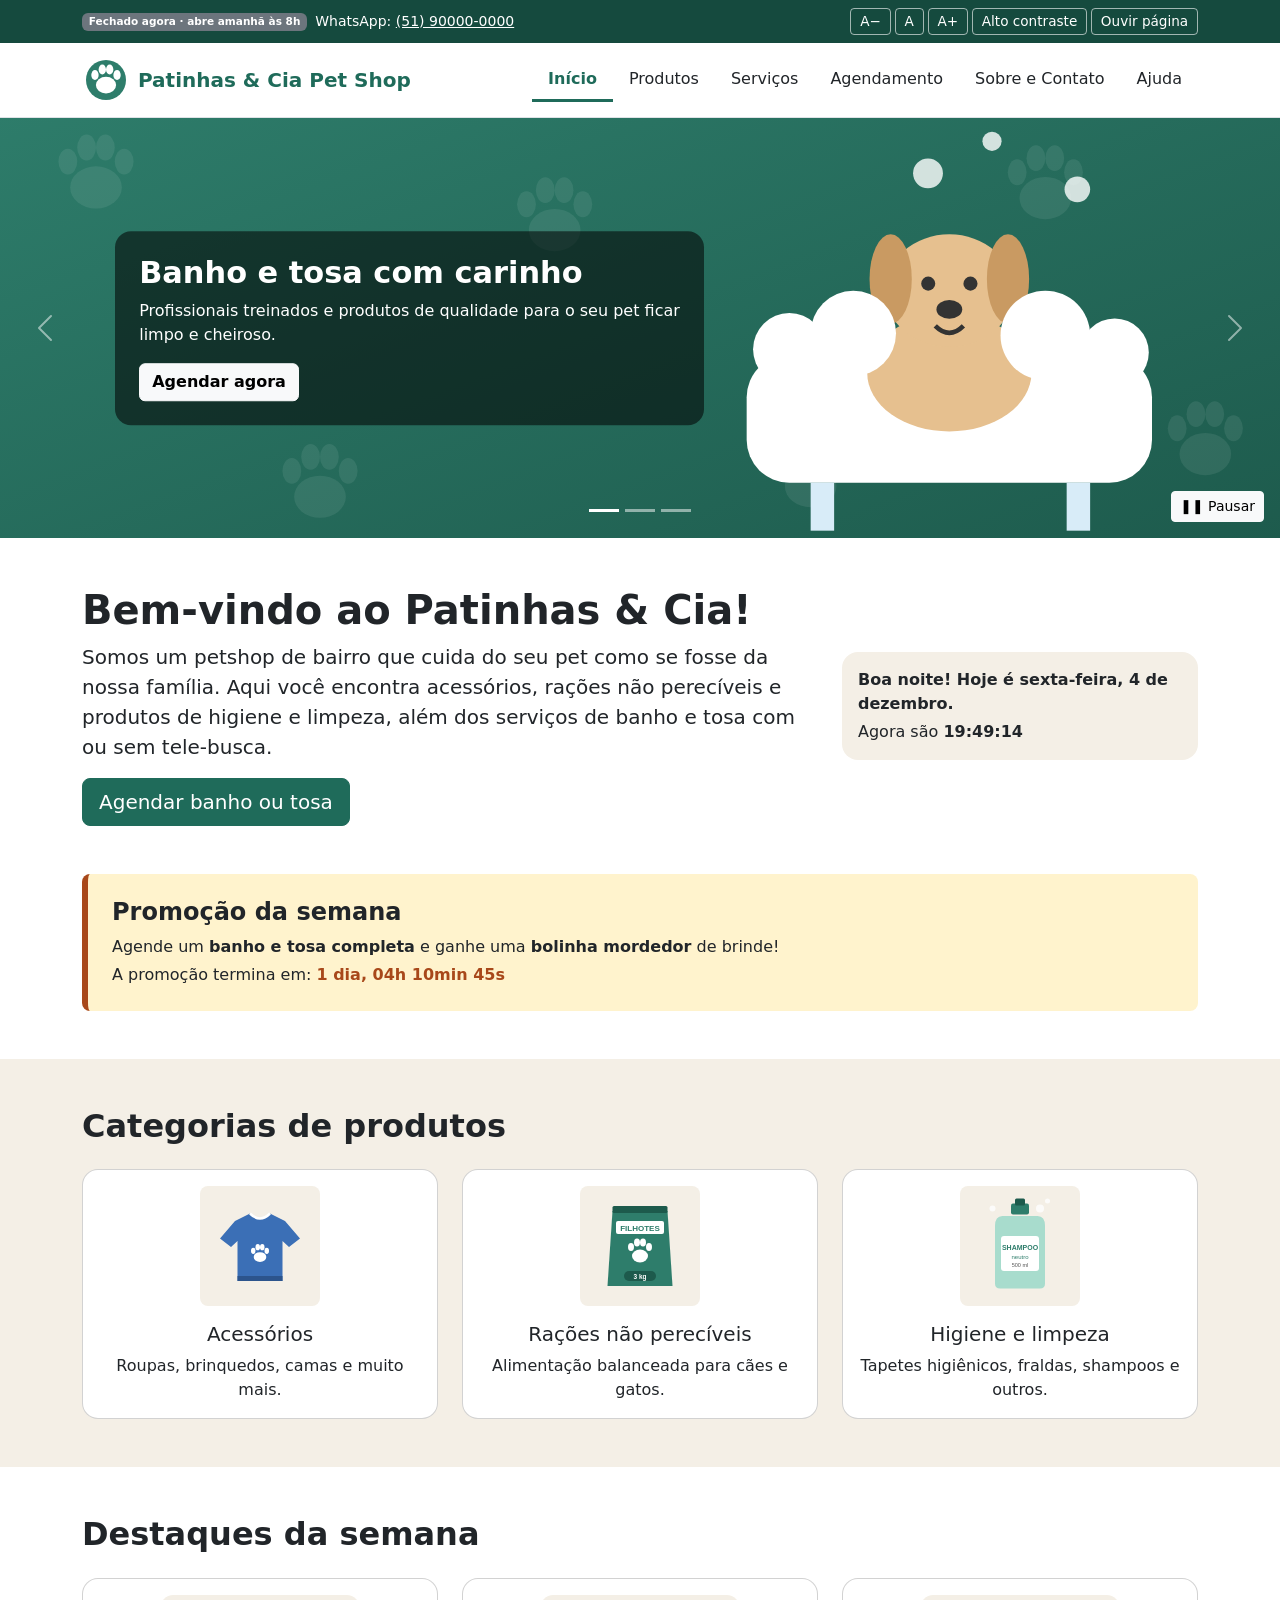
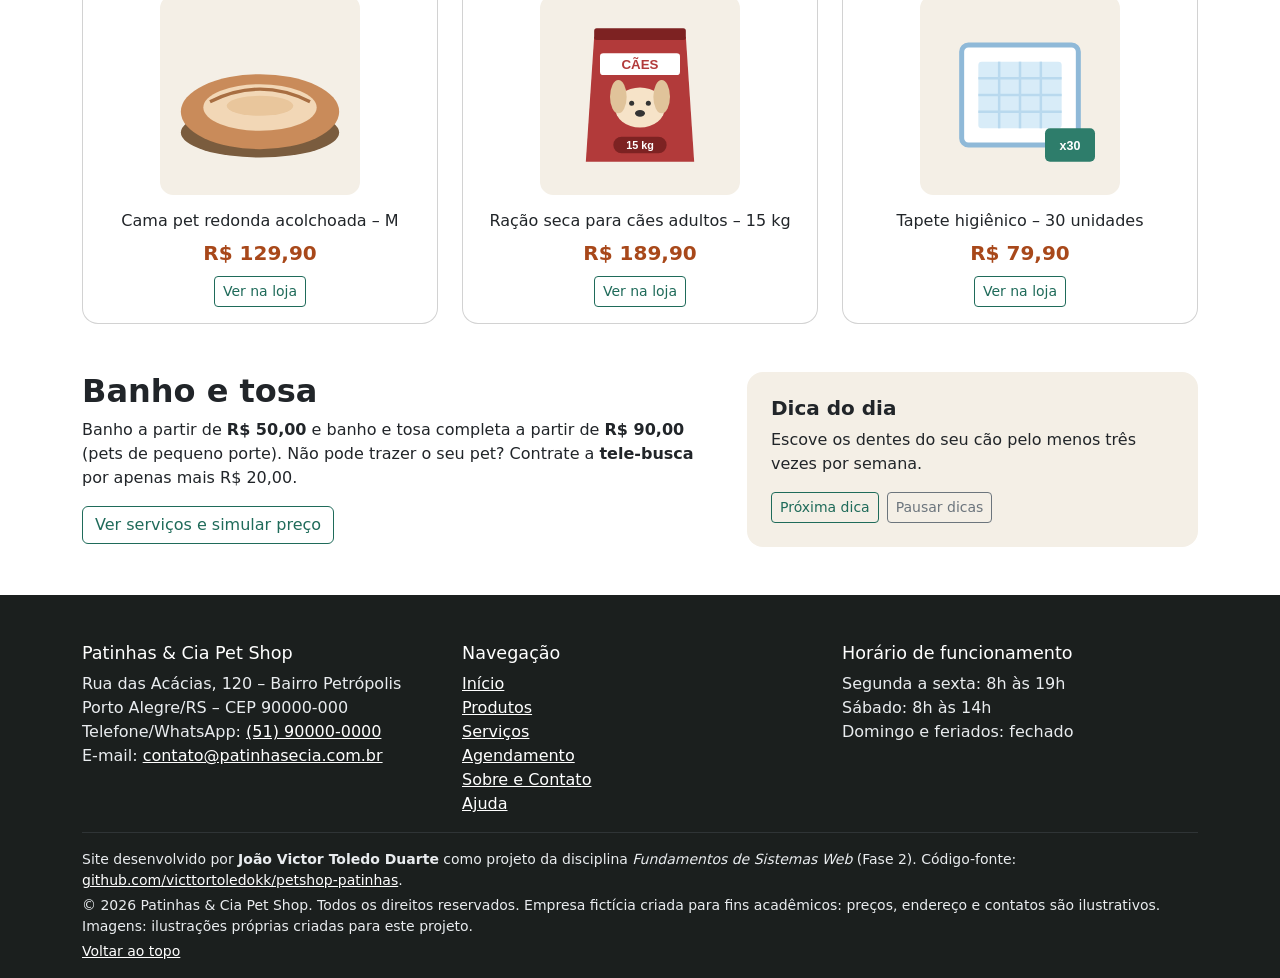
<file: index.html>
<!DOCTYPE html>
<html lang="pt-BR">
<head>
  <meta charset="UTF-8">
  <meta name="viewport" content="width=device-width, initial-scale=1.0">
  <meta name="description" content="Patinhas & Cia Pet Shop: acessórios, rações, produtos de higiene e banho e tosa com tele-busca.">
  <meta name="author" content="João Victor Toledo Duarte">
  <title>Início | Patinhas &amp; Cia Pet Shop</title>
  <link rel="icon" href="imagens/logo.svg" type="image/svg+xml">
  <!-- Bootstrap 5 (CDN) e, depois, o CSS próprio do site, que personaliza o Bootstrap -->
  <link rel="stylesheet" href="https://cdn.jsdelivr.net/npm/bootstrap@5.3.9/dist/css/bootstrap.min.css" integrity="sha384-yEPZ7jP9S0QKiUQ0m3jjsO4ProIW7wvR9gXkI7JOGa2XVsw53Yke2bsdkBbjmmiX" crossorigin="anonymous">
  <link rel="stylesheet" href="css/estilo.css">
</head>
<body id="topo">
  <!-- Link para pular direto ao conteúdo (acessibilidade para teclado e leitores de tela) -->
  <a class="visually-hidden-focusable pular-link" href="#conteudo">Pular para o conteúdo principal</a>

  <!-- ===================== CABEÇALHO ===================== -->
  <header>
    <!-- Barra superior: status da loja (atualizado por JavaScript), contato e recursos de acessibilidade -->
    <div class="barra-topo py-2">
      <div class="container d-flex flex-wrap justify-content-between align-items-center gap-2">
        <p class="mb-0 d-flex flex-wrap align-items-center gap-2">
          <span id="status-loja" class="badge text-bg-secondary">Seg. a sex. 8h às 19h · sáb. 8h às 14h</span>
          <span>WhatsApp: <a href="tel:+5551900000000">(51) 90000-0000</a></span>
        </p>
        <div class="barra-acessibilidade d-flex flex-wrap gap-1" role="group" aria-label="Recursos de acessibilidade">
          <button type="button" class="btn btn-sm" id="btn-diminuir-fonte" aria-label="Diminuir o tamanho do texto">A−</button>
          <button type="button" class="btn btn-sm" id="btn-fonte-padrao" aria-label="Voltar ao tamanho de texto padrão">A</button>
          <button type="button" class="btn btn-sm" id="btn-aumentar-fonte" aria-label="Aumentar o tamanho do texto">A+</button>
          <button type="button" class="btn btn-sm" id="btn-contraste" aria-pressed="false">Alto contraste</button>
          <button type="button" class="btn btn-sm" id="btn-ouvir" aria-pressed="false"><span class="rotulo-ouvir">Ouvir página</span></button>
        </div>
      </div>
    </div>

    <!-- Menu de navegação responsivo (Bootstrap navbar): vira um botão "hambúrguer" em telas pequenas -->
    <nav class="navbar navbar-expand-lg bg-white border-bottom shadow-sm" aria-label="Menu principal">
      <div class="container">
        <a class="navbar-brand navbar-marca d-flex align-items-center gap-2 fw-bold text-primary" href="index.html">
          <img src="imagens/logo.svg" alt="" width="48" height="48">
          Patinhas &amp; Cia Pet Shop
        </a>
        <button class="navbar-toggler" type="button" data-bs-toggle="collapse" data-bs-target="#menu-principal"
                aria-controls="menu-principal" aria-expanded="false" aria-label="Abrir ou fechar o menu de navegação">
          <span class="navbar-toggler-icon"></span>
        </button>
        <div class="collapse navbar-collapse" id="menu-principal">
          <ul class="navbar-nav ms-auto">
          <li class="nav-item"><a class="nav-link px-lg-3" href="index.html" aria-current="page">Início</a></li>
          <li class="nav-item"><a class="nav-link px-lg-3" href="produtos.html">Produtos</a></li>
          <li class="nav-item"><a class="nav-link px-lg-3" href="servicos.html">Serviços</a></li>
          <li class="nav-item"><a class="nav-link px-lg-3" href="agendamento.html">Agendamento</a></li>
          <li class="nav-item"><a class="nav-link px-lg-3" href="sobre.html">Sobre e Contato</a></li>
          <li class="nav-item"><a class="nav-link px-lg-3" href="ajuda.html">Ajuda</a></li>
          </ul>
        </div>
      </div>
    </nav>
  </header>

  <!-- ===================== CONTEÚDO PRINCIPAL ===================== -->
  <main id="conteudo" tabindex="-1">
    <!-- Carrossel de destaques (Bootstrap). A troca automática é iniciada em js/main.js -->
    <section aria-label="Destaques">
      <div id="carrossel-destaques" class="carousel slide position-relative" aria-roledescription="carrossel">
        <div class="carousel-indicators">
        <button type="button" data-bs-target="#carrossel-destaques" data-bs-slide-to="0" class="active" aria-current="true" aria-label="Slide 1: Banho e tosa com carinho"></button>
        <button type="button" data-bs-target="#carrossel-destaques" data-bs-slide-to="1" aria-label="Slide 2: Tudo para o seu pet"></button>
        <button type="button" data-bs-target="#carrossel-destaques" data-bs-slide-to="2" aria-label="Slide 3: Tele-busca: buscamos e levamos"></button>
        </div>
        <div class="carousel-inner" aria-live="off">
        <div class="carousel-item active" role="group" aria-roledescription="slide" aria-label="1 de 3">
          <img src="imagens/banner-banho.svg" class="d-block w-100" alt="Ilustração de um cachorro caramelo sorridente dentro de uma banheira branca cheia de espuma, sobre fundo verde com pegadas de patas." width="1200" height="450">
          <div class="carousel-caption">
            <p class="h2 text-white">Banho e tosa com carinho</p>
            <p>Profissionais treinados e produtos de qualidade para o seu pet ficar limpo e cheiroso.</p>
            <a class="btn btn-light fw-semibold" href="agendamento.html">Agendar agora</a>
          </div>
        </div>
        <div class="carousel-item" role="group" aria-roledescription="slide" aria-label="2 de 3">
          <img src="imagens/banner-produtos.svg" class="d-block w-100" alt="Ilustração de produtos para pets sobre fundo azul: saco de ração vermelho, saco de ração roxo, bolinha laranja e um gato deitado numa cama pet." width="1200" height="450">
          <div class="carousel-caption">
            <p class="h2 text-white">Tudo para o seu pet</p>
            <p>Acessórios, rações e produtos de higiene com preço justo.</p>
            <a class="btn btn-light fw-semibold" href="produtos.html">Ver produtos</a>
          </div>
        </div>
        <div class="carousel-item" role="group" aria-roledescription="slide" aria-label="3 de 3">
          <img src="imagens/banner-telebusca.svg" class="d-block w-100" alt="Ilustração de uma van verde com uma grande pegada de pata na lateral e um cachorro na janela, andando por uma estrada sobre fundo laranja." width="1200" height="450">
          <div class="carousel-caption">
            <p class="h2 text-white">Tele-busca: buscamos e levamos</p>
            <p>Não tem tempo? Buscamos o seu pet em casa por apenas mais R$ 20,00.</p>
            <a class="btn btn-light fw-semibold" href="servicos.html#tele-busca">Conhecer a tele-busca</a>
          </div>
        </div>
        </div>
        <button class="carousel-control-prev" type="button" data-bs-target="#carrossel-destaques" data-bs-slide="prev">
          <span class="carousel-control-prev-icon" aria-hidden="true"></span>
          <span class="visually-hidden">Slide anterior</span>
        </button>
        <button class="carousel-control-next" type="button" data-bs-target="#carrossel-destaques" data-bs-slide="next">
          <span class="carousel-control-next-icon" aria-hidden="true"></span>
          <span class="visually-hidden">Próximo slide</span>
        </button>
        <!-- Botão para pausar a troca automática (acessibilidade) -->
        <button type="button" class="btn btn-light btn-sm btn-carrossel-pausa" id="btn-pausar-carrossel">
          <span class="icone" aria-hidden="true">❚❚</span> <span class="rotulo">Pausar</span>
        </button>
      </div>
    </section>

    <!-- Boas-vindas com saudação e relógio (funções temporais em js/main.js) -->
    <section class="container py-5">
      <div class="row g-4 align-items-center">
        <div class="col-lg-8">
          <h1 class="fw-bold">Bem-vindo ao Patinhas &amp; Cia!</h1>
          <p class="lead">Somos um petshop de bairro que cuida do seu pet como se fosse da nossa família. Aqui você encontra <strong>acessórios</strong>, <strong>rações não perecíveis</strong> e <strong>produtos de higiene e limpeza</strong>, além dos serviços de <strong>banho e tosa com ou sem tele-busca</strong>.</p>
          <a class="btn btn-primary btn-lg" href="agendamento.html">Agendar banho ou tosa</a>
        </div>
        <div class="col-lg-4">
          <div class="card bg-suave border-0 p-3">
            <p id="saudacao" class="fw-semibold mb-1">Olá! Seja bem-vindo.</p>
            <p class="mb-0">Agora são <span id="relogio" class="relogio fw-bold">--:--:--</span></p>
          </div>
        </div>
      </div>
    </section>

    <!-- Promoção com contagem regressiva -->
    <section class="container mb-5" aria-labelledby="titulo-promocao">
      <div class="faixa-promocao rounded-3 p-4">
        <h2 id="titulo-promocao" class="h4 fw-bold">Promoção da semana</h2>
        <p class="mb-1">Agende um <strong>banho e tosa completa</strong> e ganhe uma <strong>bolinha mordedor</strong> de brinde!</p>
        <p class="mb-0">A promoção termina em: <span id="contador-promocao" class="contador">calculando…</span></p>
      </div>
    </section>

    <!-- Categorias de produtos -->
    <section class="bg-suave py-5" aria-labelledby="titulo-categorias">
      <div class="container">
        <h2 id="titulo-categorias" class="fw-bold mb-4">Categorias de produtos</h2>
        <div class="row row-cols-1 row-cols-md-3 g-4">
          <div class="col">
            <a class="card-categoria" href="produtos.html#acessorios">
              <div class="card h-100 text-center p-3">
                <img src="imagens/roupinha-moletom.svg" alt="" width="120" height="120" class="mx-auto">
                <h3 class="h5 mt-3">Acessórios</h3>
                <p class="mb-0">Roupas, brinquedos, camas e muito mais.</p>
              </div>
            </a>
          </div>
          <div class="col">
            <a class="card-categoria" href="produtos.html#racoes">
              <div class="card h-100 text-center p-3">
                <img src="imagens/racao-filhotes.svg" alt="" width="120" height="120" class="mx-auto">
                <h3 class="h5 mt-3">Rações não perecíveis</h3>
                <p class="mb-0">Alimentação balanceada para cães e gatos.</p>
              </div>
            </a>
          </div>
          <div class="col">
            <a class="card-categoria" href="produtos.html#higiene">
              <div class="card h-100 text-center p-3">
                <img src="imagens/shampoo-neutro.svg" alt="" width="120" height="120" class="mx-auto">
                <h3 class="h5 mt-3">Higiene e limpeza</h3>
                <p class="mb-0">Tapetes higiênicos, fraldas, shampoos e outros.</p>
              </div>
            </a>
          </div>
        </div>
      </div>
    </section>

    <!-- Destaques da semana -->
    <section class="container py-5" aria-labelledby="titulo-destaques">
      <h2 id="titulo-destaques" class="fw-bold mb-4">Destaques da semana</h2>
      <div class="row row-cols-1 row-cols-sm-2 row-cols-lg-3 g-4">
        <div class="col">
          <div class="card card-produto h-100 text-center">
            <img src="imagens/cama-pet.svg" alt="Ilustração de uma cama pet redonda marrom com almofada bege" width="200" height="200">
            <div class="card-body">
              <h3 class="h6 card-title">Cama pet redonda acolchoada – M</h3>
              <p class="preco mb-2"><span class="visually-hidden">Preço: </span>R$ 129,90</p>
              <a href="produtos.html#acessorios" class="btn btn-outline-primary btn-sm">Ver na loja<span class="visually-hidden">: Cama pet redonda acolchoada – M</span></a>
            </div>
          </div>
        </div>
        <div class="col">
          <div class="card card-produto h-100 text-center">
            <img src="imagens/racao-caes-adultos.svg" alt="Ilustração de um saco vermelho de ração para cães de 15 kg" width="200" height="200">
            <div class="card-body">
              <h3 class="h6 card-title">Ração seca para cães adultos – 15 kg</h3>
              <p class="preco mb-2"><span class="visually-hidden">Preço: </span>R$ 189,90</p>
              <a href="produtos.html#racoes" class="btn btn-outline-primary btn-sm">Ver na loja<span class="visually-hidden">: Ração seca para cães adultos – 15 kg</span></a>
            </div>
          </div>
        </div>
        <div class="col">
          <div class="card card-produto h-100 text-center">
            <img src="imagens/tapete-higienico.svg" alt="Ilustração de um tapete higiênico quadriculado azul" width="200" height="200">
            <div class="card-body">
              <h3 class="h6 card-title">Tapete higiênico – 30 unidades</h3>
              <p class="preco mb-2"><span class="visually-hidden">Preço: </span>R$ 79,90</p>
              <a href="produtos.html#higiene" class="btn btn-outline-primary btn-sm">Ver na loja<span class="visually-hidden">: Tapete higiênico – 30 unidades</span></a>
            </div>
          </div>
        </div>
      </div>
    </section>

    <!-- Serviços + dica rotativa (troca a cada 8 segundos) -->
    <section class="container" aria-labelledby="titulo-servicos">
      <div class="row g-4">
        <div class="col-lg-7">
          <h2 id="titulo-servicos" class="fw-bold">Banho e tosa</h2>
          <p>Banho a partir de <strong>R$ 50,00</strong> e banho e tosa completa a partir de <strong>R$ 90,00</strong> (pets de pequeno porte). Não pode trazer o seu pet? Contrate a <strong>tele-busca</strong> por apenas mais R$ 20,00.</p>
          <a class="btn btn-outline-primary" href="servicos.html">Ver serviços e simular preço</a>
        </div>
        <div class="col-lg-5">
          <div class="card border-0 bg-suave p-4 h-100">
            <h2 class="h5 fw-bold">Dica do dia</h2>
            <p id="dica-texto" class="mb-3">Escove os dentes do seu cão pelo menos três vezes por semana.</p>
            <div class="d-flex gap-2">
              <button type="button" class="btn btn-sm btn-outline-primary" id="btn-proxima-dica">Próxima dica</button>
              <button type="button" class="btn btn-sm btn-outline-secondary" id="btn-pausar-dicas" aria-pressed="false">Pausar dicas</button>
            </div>
          </div>
        </div>
      </div>
    </section>
  </main>

  <!-- ===================== RODAPÉ ===================== -->
  <footer class="rodape mt-5 pt-5 pb-3">
    <div class="container">
      <div class="row g-4">
        <div class="col-md-4">
          <h2>Patinhas &amp; Cia Pet Shop</h2>
          <address class="mb-0">
            Rua das Acácias, 120 – Bairro Petrópolis<br>
            Porto Alegre/RS – CEP 90000-000<br>
            Telefone/WhatsApp: <a href="tel:+5551900000000">(51) 90000-0000</a><br>
            E-mail: <a href="mailto:contato@patinhasecia.com.br">contato@patinhasecia.com.br</a>
          </address>
        </div>
        <div class="col-md-4">
          <h2>Navegação</h2>
          <nav aria-label="Links do rodapé">
            <ul class="list-unstyled mb-0">
              <li><a href="index.html">Início</a></li>
              <li><a href="produtos.html">Produtos</a></li>
              <li><a href="servicos.html">Serviços</a></li>
              <li><a href="agendamento.html">Agendamento</a></li>
              <li><a href="sobre.html">Sobre e Contato</a></li>
              <li><a href="ajuda.html">Ajuda</a></li>
            </ul>
          </nav>
        </div>
        <div class="col-md-4">
          <h2>Horário de funcionamento</h2>
          <ul class="list-unstyled mb-0">
            <li>Segunda a sexta: 8h às 19h</li>
            <li>Sábado: 8h às 14h</li>
            <li>Domingo e feriados: fechado</li>
          </ul>
        </div>
      </div>
      <hr class="border-secondary">
      <p class="small mb-1">
        Site desenvolvido por <strong>João Victor Toledo Duarte</strong> como projeto da disciplina
        <cite>Fundamentos de Sistemas Web</cite> (Fase 2).
        Código-fonte: <a href="https://github.com/victtortoledokk/petshop-patinhas">github.com/victtortoledokk/petshop-patinhas</a>.
      </p>
      <p class="small mb-1">
        &copy; <span class="ano-atual">2026</span> Patinhas &amp; Cia Pet Shop. Todos os direitos reservados.
        Empresa fictícia criada para fins acadêmicos: preços, endereço e contatos são ilustrativos.
        Imagens: ilustrações próprias criadas para este projeto.
      </p>
      <p class="small mb-0"><a href="#topo">Voltar ao topo</a></p>
    </div>
  </footer>

  <!-- Região invisível lida por leitores de tela quando o JavaScript avisa algo -->
  <div id="anuncio-leitor" class="visually-hidden" aria-live="polite" aria-atomic="true"></div>
  <!-- Área onde aparecem os avisos flutuantes (toasts) -->
  <div id="area-avisos" class="toast-container position-fixed bottom-0 start-0 p-3"></div>

  <!-- Scripts no fim do body: a página aparece antes de o JavaScript carregar -->
  <script src="https://cdn.jsdelivr.net/npm/bootstrap@5.3.9/dist/js/bootstrap.bundle.min.js" integrity="sha384-WyOxWvTyr1QaMPfiPJSv76iReVthorl5uWlFtZPyK0IEB0hGzo9y5Bp9mYanr8Bu" crossorigin="anonymous"></script>
  <script src="js/dados.js"></script>
  <script src="js/main.js"></script>
</body>
</html>
</file>
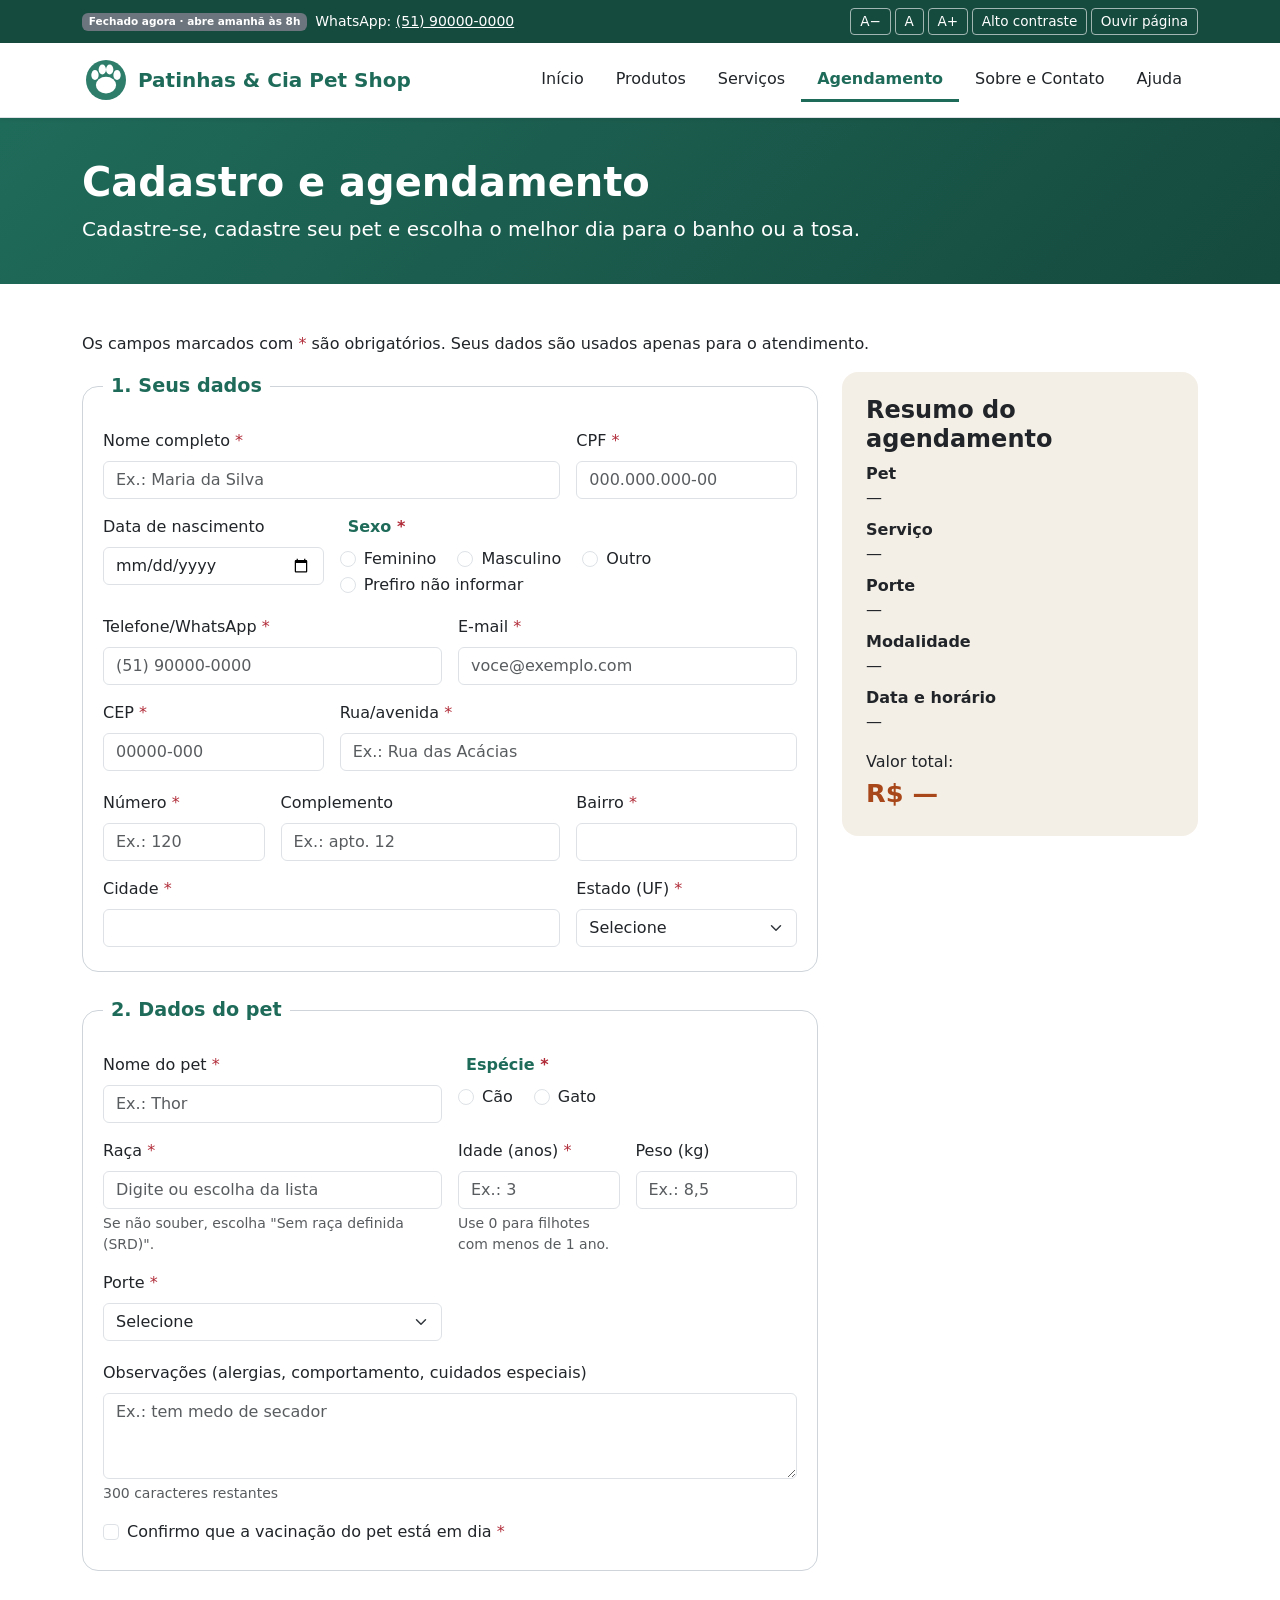
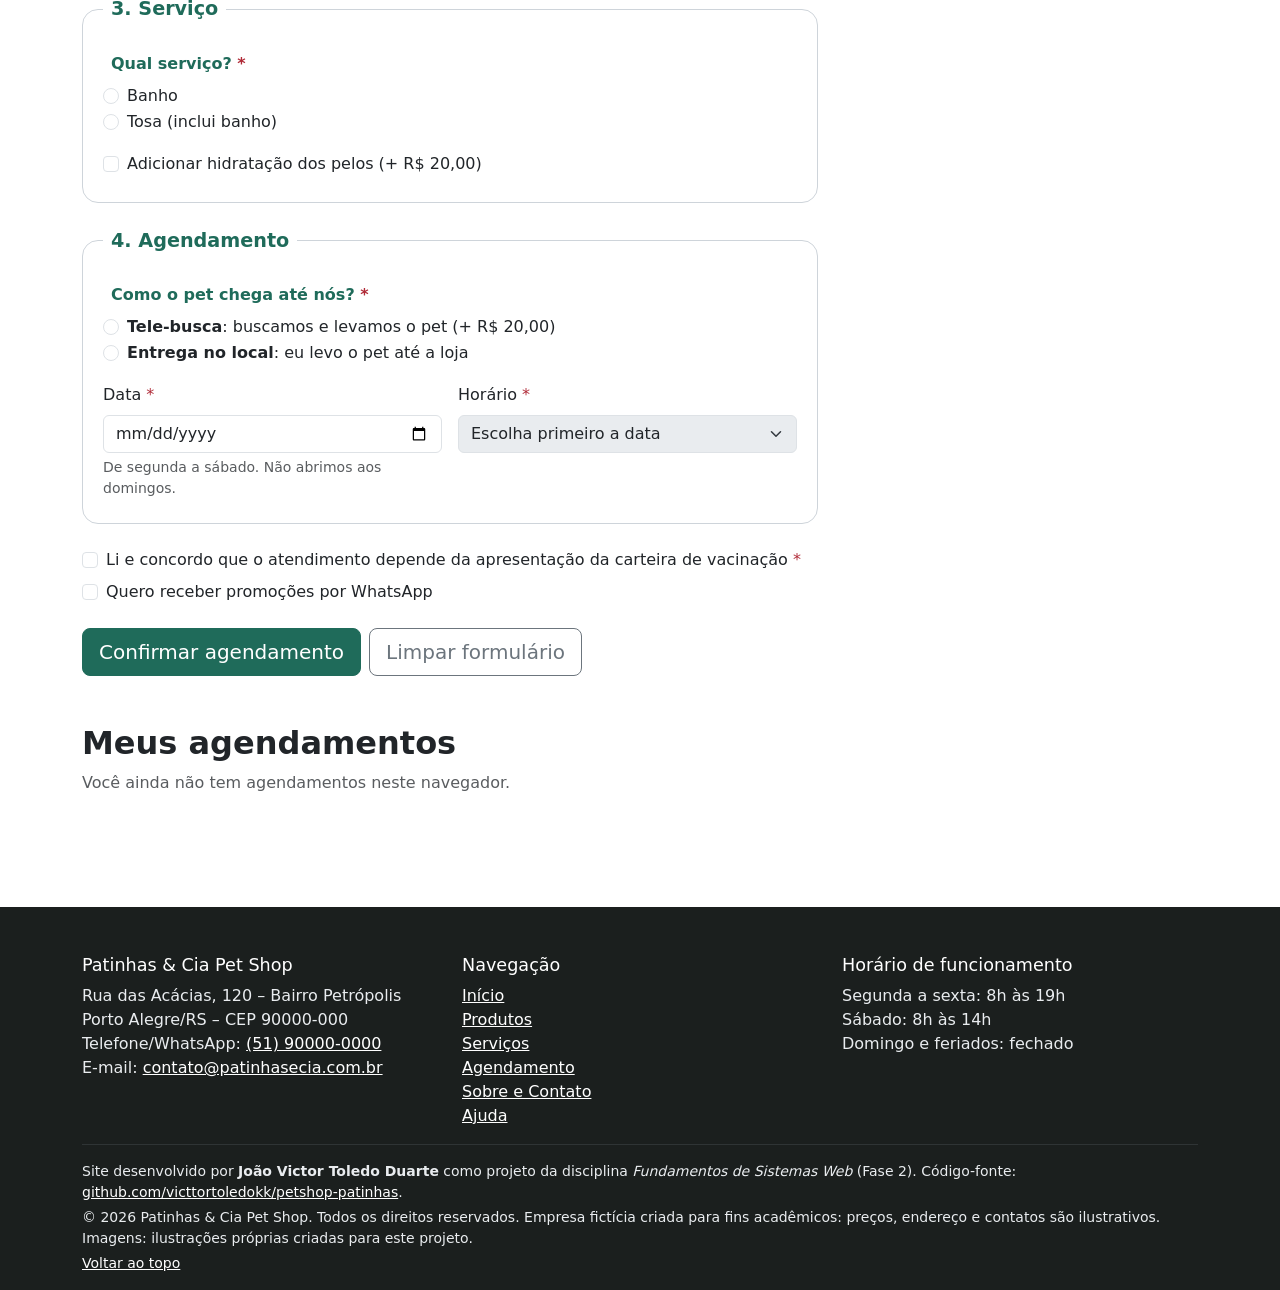
<file: agendamento.html>
<!DOCTYPE html>
<html lang="pt-BR">
<head>
  <meta charset="UTF-8">
  <meta name="viewport" content="width=device-width, initial-scale=1.0">
  <meta name="description" content="Cadastro do cliente e do pet e agendamento de banho e tosa com tele-busca ou entrega no local.">
  <meta name="author" content="João Victor Toledo Duarte">
  <title>Agendamento | Patinhas &amp; Cia Pet Shop</title>
  <link rel="icon" href="imagens/logo.svg" type="image/svg+xml">
  <!-- Bootstrap 5 (CDN) e, depois, o CSS próprio do site, que personaliza o Bootstrap -->
  <link rel="stylesheet" href="https://cdn.jsdelivr.net/npm/bootstrap@5.3.9/dist/css/bootstrap.min.css" integrity="sha384-yEPZ7jP9S0QKiUQ0m3jjsO4ProIW7wvR9gXkI7JOGa2XVsw53Yke2bsdkBbjmmiX" crossorigin="anonymous">
  <link rel="stylesheet" href="css/estilo.css">
</head>
<body id="topo">
  <!-- Link para pular direto ao conteúdo (acessibilidade para teclado e leitores de tela) -->
  <a class="visually-hidden-focusable pular-link" href="#conteudo">Pular para o conteúdo principal</a>

  <!-- ===================== CABEÇALHO ===================== -->
  <header>
    <!-- Barra superior: status da loja (atualizado por JavaScript), contato e recursos de acessibilidade -->
    <div class="barra-topo py-2">
      <div class="container d-flex flex-wrap justify-content-between align-items-center gap-2">
        <p class="mb-0 d-flex flex-wrap align-items-center gap-2">
          <span id="status-loja" class="badge text-bg-secondary">Seg. a sex. 8h às 19h · sáb. 8h às 14h</span>
          <span>WhatsApp: <a href="tel:+5551900000000">(51) 90000-0000</a></span>
        </p>
        <div class="barra-acessibilidade d-flex flex-wrap gap-1" role="group" aria-label="Recursos de acessibilidade">
          <button type="button" class="btn btn-sm" id="btn-diminuir-fonte" aria-label="Diminuir o tamanho do texto">A−</button>
          <button type="button" class="btn btn-sm" id="btn-fonte-padrao" aria-label="Voltar ao tamanho de texto padrão">A</button>
          <button type="button" class="btn btn-sm" id="btn-aumentar-fonte" aria-label="Aumentar o tamanho do texto">A+</button>
          <button type="button" class="btn btn-sm" id="btn-contraste" aria-pressed="false">Alto contraste</button>
          <button type="button" class="btn btn-sm" id="btn-ouvir" aria-pressed="false"><span class="rotulo-ouvir">Ouvir página</span></button>
        </div>
      </div>
    </div>

    <!-- Menu de navegação responsivo (Bootstrap navbar): vira um botão "hambúrguer" em telas pequenas -->
    <nav class="navbar navbar-expand-lg bg-white border-bottom shadow-sm" aria-label="Menu principal">
      <div class="container">
        <a class="navbar-brand navbar-marca d-flex align-items-center gap-2 fw-bold text-primary" href="index.html">
          <img src="imagens/logo.svg" alt="" width="48" height="48">
          Patinhas &amp; Cia Pet Shop
        </a>
        <button class="navbar-toggler" type="button" data-bs-toggle="collapse" data-bs-target="#menu-principal"
                aria-controls="menu-principal" aria-expanded="false" aria-label="Abrir ou fechar o menu de navegação">
          <span class="navbar-toggler-icon"></span>
        </button>
        <div class="collapse navbar-collapse" id="menu-principal">
          <ul class="navbar-nav ms-auto">
          <li class="nav-item"><a class="nav-link px-lg-3" href="index.html">Início</a></li>
          <li class="nav-item"><a class="nav-link px-lg-3" href="produtos.html">Produtos</a></li>
          <li class="nav-item"><a class="nav-link px-lg-3" href="servicos.html">Serviços</a></li>
          <li class="nav-item"><a class="nav-link px-lg-3" href="agendamento.html" aria-current="page">Agendamento</a></li>
          <li class="nav-item"><a class="nav-link px-lg-3" href="sobre.html">Sobre e Contato</a></li>
          <li class="nav-item"><a class="nav-link px-lg-3" href="ajuda.html">Ajuda</a></li>
          </ul>
        </div>
      </div>
    </nav>
  </header>

  <!-- ===================== CONTEÚDO PRINCIPAL ===================== -->
  <main id="conteudo" tabindex="-1">
    <!-- Faixa de título da página -->
    <div class="faixa-titulo">
      <div class="container">
        <h1 class="fw-bold">Cadastro e agendamento</h1>
        <p class="lead mb-0">Cadastre-se, cadastre seu pet e escolha o melhor dia para o banho ou a tosa.</p>
      </div>
    </div>

    <div class="container py-5">
      <p>Os campos marcados com <span class="obrigatorio" aria-hidden="true"></span> são obrigatórios. Seus dados são usados apenas para o atendimento.</p>

      <!-- Resumo de erros: aparece no envio se algum campo estiver inválido (js/agendamento.js) -->
      <div id="resumo-erros" class="alert alert-danger" tabindex="-1" role="alert" hidden>
        <h2 class="h5 qtd-erros">Há campos para corrigir:</h2>
        <ul class="mb-0"></ul>
      </div>

      <div class="row g-4">
        <div class="col-lg-8">
          <!-- novalidate: a validação é feita pelo JavaScript, com mensagens acessíveis -->
          <form id="form-agendamento" novalidate>

            <!-- ============ 1. Dados do cliente ============ -->
            <fieldset class="bloco-form">
              <legend>1. Seus dados</legend>
              <div class="row g-3 mb-3">
                <div class="col-md-8">
                  <label for="nome" class="form-label obrigatorio">Nome completo</label>
                  <input type="text" class="form-control" id="nome" name="nome" required minlength="3" maxlength="80" autocomplete="name" placeholder="Ex.: Maria da Silva" aria-describedby="erro-nome">
                  <div id="erro-nome" class="invalid-feedback">Informe seu nome completo (pelo menos 3 letras).</div>
                </div>
                <div class="col-md-4">
                  <label for="cpf" class="form-label obrigatorio">CPF</label>
                  <input type="text" class="form-control" id="cpf" name="cpf" required inputmode="numeric" maxlength="14" placeholder="000.000.000-00" aria-describedby="erro-cpf">
                  <div id="erro-cpf" class="invalid-feedback">Informe um CPF válido.</div>
                </div>
                <div class="col-md-4">
                  <label for="nascimento" class="form-label">Data de nascimento</label>
                  <input type="date" class="form-control" id="nascimento" name="nascimento" min="1900-01-01" autocomplete="bday">
                </div>
                <div class="col-md-8">
                  <fieldset class="grupo-opcoes">
                    <legend class="form-label fs-6 obrigatorio">Sexo</legend>
                  <div class="form-check form-check-inline">
                    <input class="form-check-input" type="radio" name="sexo" id="sexo-f" value="feminino" data-rotulo="Sexo" required>
                    <label class="form-check-label" for="sexo-f">Feminino</label>
                  </div>
                  <div class="form-check form-check-inline">
                    <input class="form-check-input" type="radio" name="sexo" id="sexo-m" value="masculino" data-rotulo="Sexo" required>
                    <label class="form-check-label" for="sexo-m">Masculino</label>
                  </div>
                  <div class="form-check form-check-inline">
                    <input class="form-check-input" type="radio" name="sexo" id="sexo-o" value="outro" data-rotulo="Sexo" required>
                    <label class="form-check-label" for="sexo-o">Outro</label>
                  </div>
                  <div class="form-check form-check-inline">
                    <input class="form-check-input" type="radio" name="sexo" id="sexo-n" value="naoInformar" data-rotulo="Sexo" required>
                    <label class="form-check-label" for="sexo-n">Prefiro não informar</label>
                  </div>
                  </fieldset>
                </div>
                <div class="col-md-6">
                  <label for="telefone" class="form-label obrigatorio">Telefone/WhatsApp</label>
                  <input type="tel" class="form-control" id="telefone" name="telefone" required inputmode="numeric" maxlength="15" autocomplete="tel" placeholder="(51) 90000-0000" aria-describedby="erro-telefone">
                  <div id="erro-telefone" class="invalid-feedback">Informe o telefone com DDD.</div>
                </div>
                <div class="col-md-6">
                  <label for="email" class="form-label obrigatorio">E-mail</label>
                  <input type="email" class="form-control" id="email" name="email" required maxlength="100" autocomplete="email" placeholder="voce@exemplo.com" aria-describedby="erro-email">
                  <div id="erro-email" class="invalid-feedback">Informe um e-mail válido, como nome@exemplo.com.</div>
                </div>
              </div>

              <!-- Endereço: o CEP preenche rua, bairro, cidade e UF automaticamente -->
              <div class="row g-3 mb-3">
                <div class="col-md-4">
                  <label for="cep" class="form-label obrigatorio">CEP</label>
                  <input type="text" class="form-control" id="cep" name="cep" required inputmode="numeric" maxlength="9" autocomplete="postal-code" placeholder="00000-000" aria-describedby="status-cep erro-cep">
                  <div id="erro-cep" class="invalid-feedback">Informe o CEP com 8 números.</div>
                  <div id="status-cep" class="form-text" aria-live="polite"></div>
                </div>
                <div class="col-md-8">
                  <label for="logradouro" class="form-label obrigatorio">Rua/avenida</label>
                  <input type="text" class="form-control" id="logradouro" name="logradouro" required maxlength="100" autocomplete="address-line1" placeholder="Ex.: Rua das Acácias">
                  <div class="invalid-feedback">Informe a rua.</div>
                </div>
                <div class="col-md-3">
                  <label for="numero" class="form-label obrigatorio">Número</label>
                  <input type="text" class="form-control" id="numero" name="numero" required maxlength="10" placeholder="Ex.: 120">
                  <div class="invalid-feedback">Informe o número.</div>
                </div>
                <div class="col-md-5">
                  <label for="complemento" class="form-label">Complemento</label>
                  <input type="text" class="form-control" id="complemento" name="complemento" maxlength="50" autocomplete="address-line2" placeholder="Ex.: apto. 12">
                </div>
                <div class="col-md-4">
                  <label for="bairro" class="form-label obrigatorio">Bairro</label>
                  <input type="text" class="form-control" id="bairro" name="bairro" required maxlength="60">
                  <div class="invalid-feedback">Informe o bairro.</div>
                </div>
                <div class="col-md-8">
                  <label for="cidade" class="form-label obrigatorio">Cidade</label>
                  <input type="text" class="form-control" id="cidade" name="cidade" required maxlength="60" autocomplete="address-level2">
                  <div class="invalid-feedback">Informe a cidade.</div>
                </div>
                <div class="col-md-4">
                  <label for="uf" class="form-label obrigatorio">Estado (UF)</label>
                  <select class="form-select" id="uf" name="uf" required autocomplete="address-level1">
                    <option value="">Selecione</option>
                    <option value="AC">AC</option>
                    <option value="AL">AL</option>
                    <option value="AP">AP</option>
                    <option value="AM">AM</option>
                    <option value="BA">BA</option>
                    <option value="CE">CE</option>
                    <option value="DF">DF</option>
                    <option value="ES">ES</option>
                    <option value="GO">GO</option>
                    <option value="MA">MA</option>
                    <option value="MT">MT</option>
                    <option value="MS">MS</option>
                    <option value="MG">MG</option>
                    <option value="PA">PA</option>
                    <option value="PB">PB</option>
                    <option value="PR">PR</option>
                    <option value="PE">PE</option>
                    <option value="PI">PI</option>
                    <option value="RJ">RJ</option>
                    <option value="RN">RN</option>
                    <option value="RS">RS</option>
                    <option value="RO">RO</option>
                    <option value="RR">RR</option>
                    <option value="SC">SC</option>
                    <option value="SP">SP</option>
                    <option value="SE">SE</option>
                    <option value="TO">TO</option>
                  </select>
                  <div class="invalid-feedback">Selecione o estado.</div>
                </div>
              </div>
            </fieldset>

            <!-- ============ 2. Dados do pet ============ -->
            <fieldset class="bloco-form">
              <legend>2. Dados do pet</legend>
              <div class="row g-3 mb-3">
                <div class="col-md-6">
                  <label for="petNome" class="form-label obrigatorio">Nome do pet</label>
                  <input type="text" class="form-control" id="petNome" name="petNome" required maxlength="40" placeholder="Ex.: Thor">
                  <div class="invalid-feedback">Informe o nome do pet.</div>
                </div>
                <div class="col-md-6">
                  <fieldset class="grupo-opcoes">
                    <legend class="form-label fs-6 obrigatorio">Espécie</legend>
                  <div class="form-check form-check-inline">
                    <input class="form-check-input" type="radio" name="especie" id="especie-cao" value="cao" data-rotulo="Espécie" required>
                    <label class="form-check-label" for="especie-cao">Cão</label>
                  </div>
                  <div class="form-check form-check-inline">
                    <input class="form-check-input" type="radio" name="especie" id="especie-gato" value="gato" data-rotulo="Espécie" required>
                    <label class="form-check-label" for="especie-gato">Gato</label>
                  </div>
                  </fieldset>
                </div>
                <div class="col-md-6">
                  <label for="raca" class="form-label obrigatorio">Raça</label>
                  <!-- datalist: sugestões de raças conforme a espécie, mas aceita qualquer texto -->
                  <input type="text" class="form-control" id="raca" name="raca" required maxlength="40" list="lista-racas" placeholder="Digite ou escolha da lista" aria-describedby="ajuda-raca">
                  <datalist id="lista-racas"></datalist>
                  <div id="ajuda-raca" class="form-text">Se não souber, escolha "Sem raça definida (SRD)".</div>
                  <div class="invalid-feedback">Informe a raça.</div>
                </div>
                <div class="col-6 col-md-3">
                  <label for="petIdade" class="form-label obrigatorio">Idade (anos)</label>
                  <input type="number" class="form-control" id="petIdade" name="petIdade" required min="0" max="30" step="1" placeholder="Ex.: 3" aria-describedby="ajuda-idade">
                  <div id="ajuda-idade" class="form-text">Use 0 para filhotes com menos de 1 ano.</div>
                  <div class="invalid-feedback">Informe uma idade de 0 a 30 anos.</div>
                </div>
                <div class="col-6 col-md-3">
                  <label for="peso" class="form-label">Peso (kg)</label>
                  <input type="number" class="form-control" id="peso" name="peso" min="0.5" max="100" step="0.1" placeholder="Ex.: 8,5" aria-describedby="aviso-porte">
                  <div class="invalid-feedback">Informe um peso de 0,5 a 100 kg.</div>
                </div>
                <div class="col-md-6">
                  <label for="porte" class="form-label obrigatorio">Porte</label>
                  <select class="form-select" id="porte" name="porte" required aria-describedby="aviso-porte">
                    <option value="">Selecione</option>
                    <option value="pequeno">Pequeno (até 10 kg)</option>
                    <option value="medio">Médio (de 10 a 25 kg)</option>
                    <option value="grande">Grande (acima de 25 kg)</option>
                  </select>
                  <div class="invalid-feedback">Selecione o porte do pet.</div>
                  <div id="aviso-porte" class="form-text" aria-live="polite"></div>
                </div>
                <div class="col-12">
                  <label for="observacoes" class="form-label">Observações (alergias, comportamento, cuidados especiais)</label>
                  <textarea class="form-control" id="observacoes" name="observacoes" rows="3" maxlength="300" placeholder="Ex.: tem medo de secador" aria-describedby="contador-obs"></textarea>
                  <div id="contador-obs" class="form-text">300 caracteres restantes</div>
                </div>
                <div class="col-12">
                  <div class="form-check">
                    <input class="form-check-input" type="checkbox" id="vacinas" name="vacinas" required data-rotulo="Vacinas">
                    <label class="form-check-label obrigatorio" for="vacinas">Confirmo que a vacinação do pet está em dia</label>
                    <div class="invalid-feedback">Para a segurança de todos os animais, só atendemos pets vacinados.</div>
                  </div>
                </div>
              </div>
            </fieldset>

            <!-- ============ 3. Serviço ============ -->
            <fieldset class="bloco-form">
              <legend>3. Serviço</legend>
              <div class="row g-3 mb-3">
                <div class="col-md-6">
                  <fieldset class="grupo-opcoes">
                    <legend class="form-label fs-6 obrigatorio">Qual serviço?</legend>
                  <div class="form-check">
                    <input class="form-check-input" type="radio" name="servico" id="servico-banho" value="banho" data-rotulo="Serviço" required>
                    <label class="form-check-label" for="servico-banho">Banho</label>
                  </div>
                  <div class="form-check">
                    <input class="form-check-input" type="radio" name="servico" id="servico-tosa" value="tosa" data-rotulo="Serviço" required>
                    <label class="form-check-label" for="servico-tosa">Tosa (inclui banho)</label>
                  </div>
                  </fieldset>
                </div>
                <div class="col-md-6" id="grupo-tipo-tosa" hidden>
                  <fieldset class="grupo-opcoes">
                    <legend class="form-label fs-6 obrigatorio">Tipo de tosa</legend>
                  <div class="form-check">
                    <input class="form-check-input" type="radio" name="tipoTosa" id="tosa-higienica" value="higienica" data-rotulo="Tipo de tosa" required>
                    <label class="form-check-label" for="tosa-higienica">Higiênica (patas, barriga e regiões íntimas)</label>
                  </div>
                  <div class="form-check">
                    <input class="form-check-input" type="radio" name="tipoTosa" id="tosa-completa" value="completa" data-rotulo="Tipo de tosa" required>
                    <label class="form-check-label" for="tosa-completa">Completa (corpo inteiro)</label>
                  </div>
                  </fieldset>
                </div>
                <div class="col-12">
                  <div class="form-check">
                    <input class="form-check-input" type="checkbox" id="hidratacao" name="hidratacao">
                    <label class="form-check-label" for="hidratacao">Adicionar hidratação dos pelos (+ R$ 20,00)</label>
                  </div>
                </div>
              </div>
            </fieldset>

            <!-- ============ 4. Agendamento ============ -->
            <fieldset class="bloco-form">
              <legend>4. Agendamento</legend>
              <div class="row g-3 mb-3">
                <div class="col-12">
                  <fieldset class="grupo-opcoes">
                    <legend class="form-label fs-6 obrigatorio">Como o pet chega até nós?</legend>
                  <div class="form-check">
                    <input class="form-check-input" type="radio" name="modalidade" id="modalidade-telebusca" value="telebusca" data-rotulo="Modalidade" required>
                    <label class="form-check-label" for="modalidade-telebusca"><strong>Tele-busca</strong>: buscamos e levamos o pet (+ R$ 20,00)</label>
                  </div>
                  <div class="form-check">
                    <input class="form-check-input" type="radio" name="modalidade" id="modalidade-local" value="local" data-rotulo="Modalidade" required>
                    <label class="form-check-label" for="modalidade-local"><strong>Entrega no local</strong>: eu levo o pet até a loja</label>
                  </div>
                  </fieldset>
                </div>
                <!-- Aparece só quando a tele-busca é escolhida -->
                <div class="col-12" id="bloco-endereco-busca" hidden>
                  <div class="form-check mb-2">
                    <input class="form-check-input" type="checkbox" id="mesmoEndereco" name="mesmoEndereco" checked>
                    <label class="form-check-label" for="mesmoEndereco">Buscar o pet no endereço informado acima</label>
                  </div>
                  <div id="bloco-outro-endereco" hidden>
                    <label for="enderecoBusca" class="form-label obrigatorio">Endereço para a busca</label>
                    <textarea class="form-control" id="enderecoBusca" name="enderecoBusca" rows="2" maxlength="150" placeholder="Rua, número, bairro e ponto de referência" disabled></textarea>
                    <div class="invalid-feedback">Informe o endereço onde devemos buscar o pet.</div>
                  </div>
                </div>
                <div class="col-md-6">
                  <!-- input type="date": o navegador mostra um calendário para escolher o dia -->
                  <label for="data" class="form-label obrigatorio">Data</label>
                  <input type="date" class="form-control" id="data" name="data" required aria-describedby="ajuda-data erro-data">
                  <div id="ajuda-data" class="form-text">De segunda a sábado. Não abrimos aos domingos.</div>
                  <div id="erro-data" class="invalid-feedback">Escolha uma data válida, de amanhã até 60 dias.</div>
                </div>
                <div class="col-md-6">
                  <label for="horario" class="form-label obrigatorio">Horário</label>
                  <select class="form-select" id="horario" name="horario" required disabled aria-describedby="ajuda-horario">
                    <option value="">Escolha primeiro a data</option>
                  </select>
                  <div id="ajuda-horario" class="form-text" aria-live="polite"></div>
                  <div class="invalid-feedback">Escolha um horário.</div>
                </div>
              </div>
            </fieldset>

            <!-- ============ 5. Confirmação ============ -->
            <div class="form-check mb-2">
              <input class="form-check-input" type="checkbox" id="termos" name="termos" required data-rotulo="Termos">
              <label class="form-check-label obrigatorio" for="termos">Li e concordo que o atendimento depende da apresentação da carteira de vacinação</label>
              <div class="invalid-feedback">É preciso concordar para agendar.</div>
            </div>
            <div class="form-check mb-4">
              <input class="form-check-input" type="checkbox" id="novidades" name="novidades">
              <label class="form-check-label" for="novidades">Quero receber promoções por WhatsApp</label>
            </div>
            <div class="d-flex flex-wrap gap-2">
              <button type="submit" class="btn btn-primary btn-lg">Confirmar agendamento</button>
              <button type="reset" class="btn btn-outline-secondary btn-lg">Limpar formulário</button>
            </div>
          </form>
        </div>

        <!-- Resumo atualizado em tempo real -->
        <aside class="col-lg-4" aria-labelledby="titulo-resumo">
          <div class="card bg-suave border-0 p-4 resumo-fixo">
            <h2 id="titulo-resumo" class="h4 fw-bold">Resumo do agendamento</h2>
            <dl class="mb-2">
              <dt>Pet</dt><dd id="resumo-pet">—</dd>
              <dt>Serviço</dt><dd id="resumo-servico">—</dd>
              <dt>Porte</dt><dd id="resumo-porte">—</dd>
              <dt>Modalidade</dt><dd id="resumo-modalidade">—</dd>
              <dt>Data e horário</dt><dd id="resumo-data">—</dd>
            </dl>
            <p class="mb-0">Valor total:</p>
            <p id="resumo-total" class="resumo-total mb-0" aria-live="polite">R$ —</p>
          </div>
        </aside>
      </div>

      <!-- Agendamentos já feitos neste navegador -->
      <section class="mt-5" aria-labelledby="titulo-meus-agendamentos">
        <h2 id="titulo-meus-agendamentos" class="fw-bold" tabindex="-1">Meus agendamentos</h2>
        <p id="sem-agendamentos" class="text-body-secondary">Você ainda não tem agendamentos neste navegador.</p>
        <div class="table-responsive">
          <table class="table table-striped align-middle" id="tabela-agendamentos" hidden>
            <caption>Agendamentos salvos neste navegador</caption>
            <thead>
              <tr>
                <th scope="col">Data e horário</th>
                <th scope="col">Pet</th>
                <th scope="col">Serviço</th>
                <th scope="col">Modalidade</th>
                <th scope="col">Valor</th>
                <th scope="col">Protocolo</th>
                <th scope="col">Ação</th>
              </tr>
            </thead>
            <tbody id="lista-agendamentos"></tbody>
          </table>
        </div>
      </section>
    </div>

    <!-- Janela de confirmação (Bootstrap modal) -->
    <div class="modal fade" id="modal-confirmacao" tabindex="-1" role="dialog" aria-modal="true" aria-labelledby="titulo-confirmacao" aria-hidden="true">
      <div class="modal-dialog modal-dialog-centered">
        <div class="modal-content">
          <div class="modal-header">
            <h2 class="modal-title h4" id="titulo-confirmacao">Agendamento confirmado!</h2>
            <button type="button" class="btn-close" data-bs-dismiss="modal" aria-label="Fechar"></button>
          </div>
          <div class="modal-body">
            <p>Protocolo: <strong id="confirmacao-protocolo"></strong></p>
            <dl class="row mb-0" id="confirmacao-detalhes"></dl>
            <p class="small text-body-secondary mt-3 mb-0">Enviaremos a confirmação pelo WhatsApp. Lembre-se da carteira de vacinação.</p>
          </div>
          <div class="modal-footer">
            <button type="button" class="btn btn-primary" data-bs-dismiss="modal">Entendi</button>
          </div>
        </div>
      </div>
    </div>
  </main>

  <!-- ===================== RODAPÉ ===================== -->
  <footer class="rodape mt-5 pt-5 pb-3">
    <div class="container">
      <div class="row g-4">
        <div class="col-md-4">
          <h2>Patinhas &amp; Cia Pet Shop</h2>
          <address class="mb-0">
            Rua das Acácias, 120 – Bairro Petrópolis<br>
            Porto Alegre/RS – CEP 90000-000<br>
            Telefone/WhatsApp: <a href="tel:+5551900000000">(51) 90000-0000</a><br>
            E-mail: <a href="mailto:contato@patinhasecia.com.br">contato@patinhasecia.com.br</a>
          </address>
        </div>
        <div class="col-md-4">
          <h2>Navegação</h2>
          <nav aria-label="Links do rodapé">
            <ul class="list-unstyled mb-0">
              <li><a href="index.html">Início</a></li>
              <li><a href="produtos.html">Produtos</a></li>
              <li><a href="servicos.html">Serviços</a></li>
              <li><a href="agendamento.html">Agendamento</a></li>
              <li><a href="sobre.html">Sobre e Contato</a></li>
              <li><a href="ajuda.html">Ajuda</a></li>
            </ul>
          </nav>
        </div>
        <div class="col-md-4">
          <h2>Horário de funcionamento</h2>
          <ul class="list-unstyled mb-0">
            <li>Segunda a sexta: 8h às 19h</li>
            <li>Sábado: 8h às 14h</li>
            <li>Domingo e feriados: fechado</li>
          </ul>
        </div>
      </div>
      <hr class="border-secondary">
      <p class="small mb-1">
        Site desenvolvido por <strong>João Victor Toledo Duarte</strong> como projeto da disciplina
        <cite>Fundamentos de Sistemas Web</cite> (Fase 2).
        Código-fonte: <a href="https://github.com/victtortoledokk/petshop-patinhas">github.com/victtortoledokk/petshop-patinhas</a>.
      </p>
      <p class="small mb-1">
        &copy; <span class="ano-atual">2026</span> Patinhas &amp; Cia Pet Shop. Todos os direitos reservados.
        Empresa fictícia criada para fins acadêmicos: preços, endereço e contatos são ilustrativos.
        Imagens: ilustrações próprias criadas para este projeto.
      </p>
      <p class="small mb-0"><a href="#topo">Voltar ao topo</a></p>
    </div>
  </footer>

  <!-- Região invisível lida por leitores de tela quando o JavaScript avisa algo -->
  <div id="anuncio-leitor" class="visually-hidden" aria-live="polite" aria-atomic="true"></div>
  <!-- Área onde aparecem os avisos flutuantes (toasts) -->
  <div id="area-avisos" class="toast-container position-fixed bottom-0 start-0 p-3"></div>

  <!-- Scripts no fim do body: a página aparece antes de o JavaScript carregar -->
  <script src="https://cdn.jsdelivr.net/npm/bootstrap@5.3.9/dist/js/bootstrap.bundle.min.js" integrity="sha384-WyOxWvTyr1QaMPfiPJSv76iReVthorl5uWlFtZPyK0IEB0hGzo9y5Bp9mYanr8Bu" crossorigin="anonymous"></script>
  <script src="js/dados.js"></script>
  <script src="js/main.js"></script>
  <script src="js/agendamento.js"></script>
</body>
</html>
</file>
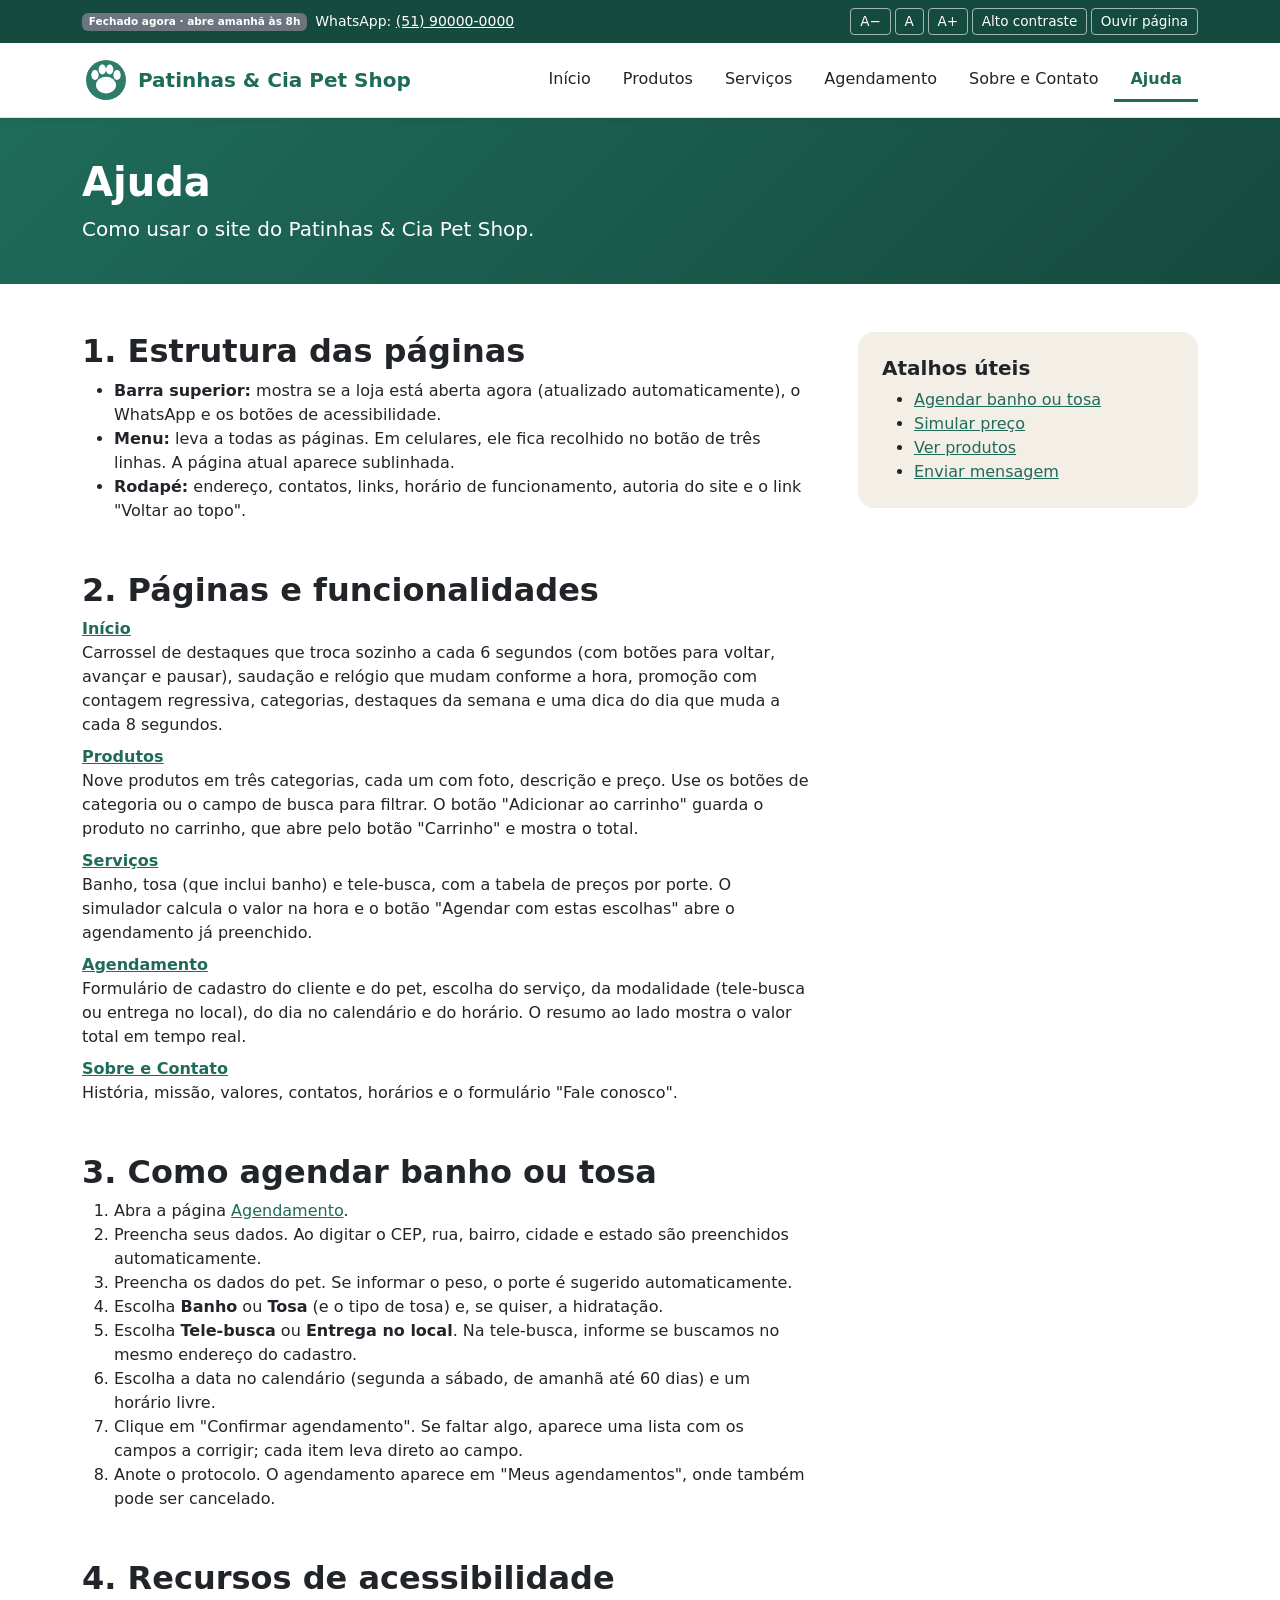
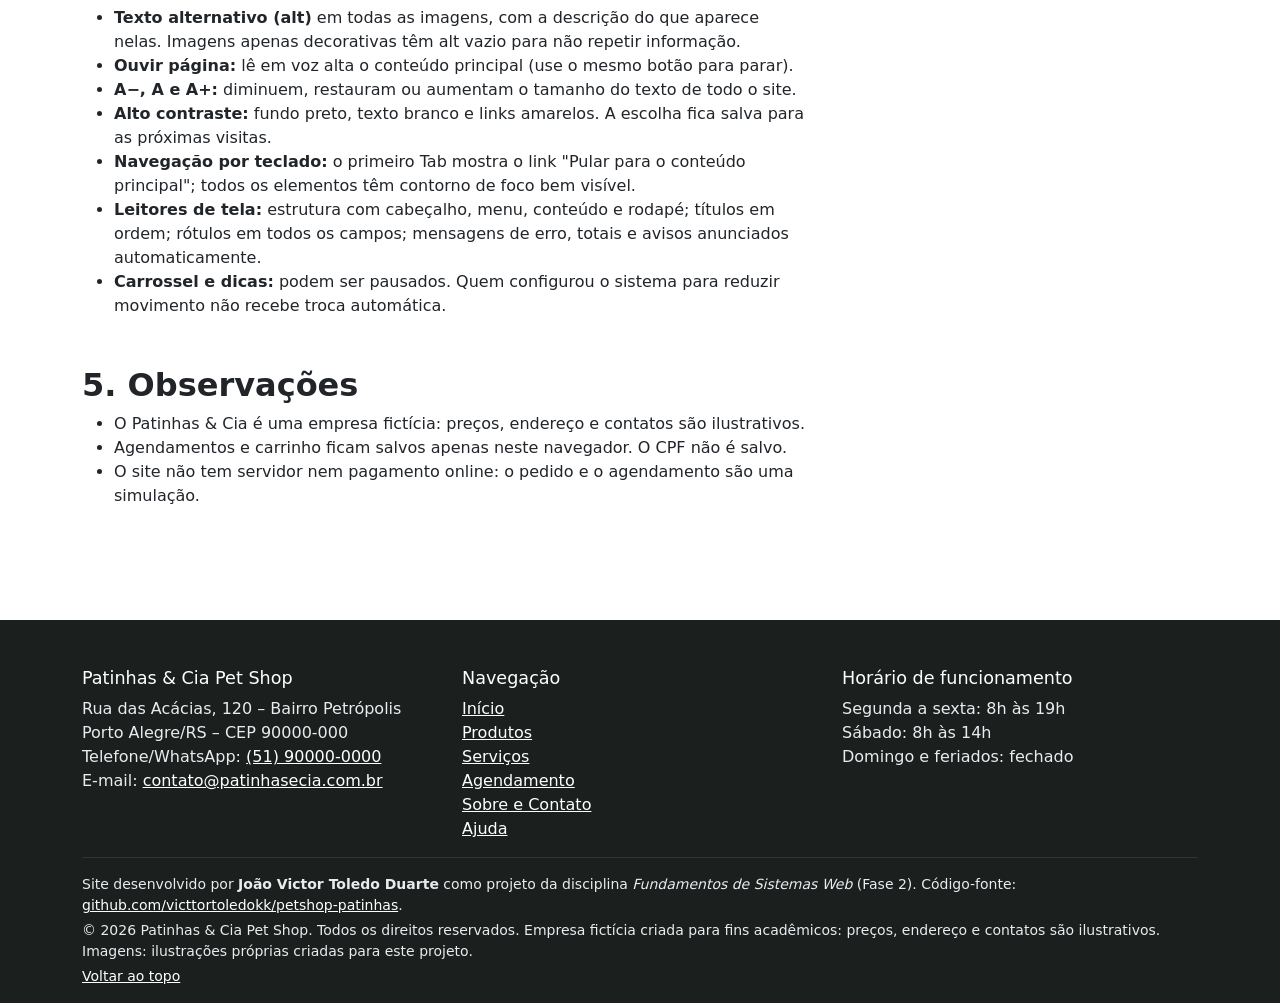
<file: ajuda.html>
<!DOCTYPE html>
<html lang="pt-BR">
<head>
  <meta charset="UTF-8">
  <meta name="viewport" content="width=device-width, initial-scale=1.0">
  <meta name="description" content="Ajuda: como usar as funcionalidades e os recursos de acessibilidade do site.">
  <meta name="author" content="João Victor Toledo Duarte">
  <title>Ajuda | Patinhas &amp; Cia Pet Shop</title>
  <link rel="icon" href="imagens/logo.svg" type="image/svg+xml">
  <!-- Bootstrap 5 (CDN) e, depois, o CSS próprio do site, que personaliza o Bootstrap -->
  <link rel="stylesheet" href="https://cdn.jsdelivr.net/npm/bootstrap@5.3.9/dist/css/bootstrap.min.css" integrity="sha384-yEPZ7jP9S0QKiUQ0m3jjsO4ProIW7wvR9gXkI7JOGa2XVsw53Yke2bsdkBbjmmiX" crossorigin="anonymous">
  <link rel="stylesheet" href="css/estilo.css">
</head>
<body id="topo">
  <!-- Link para pular direto ao conteúdo (acessibilidade para teclado e leitores de tela) -->
  <a class="visually-hidden-focusable pular-link" href="#conteudo">Pular para o conteúdo principal</a>

  <!-- ===================== CABEÇALHO ===================== -->
  <header>
    <!-- Barra superior: status da loja (atualizado por JavaScript), contato e recursos de acessibilidade -->
    <div class="barra-topo py-2">
      <div class="container d-flex flex-wrap justify-content-between align-items-center gap-2">
        <p class="mb-0 d-flex flex-wrap align-items-center gap-2">
          <span id="status-loja" class="badge text-bg-secondary">Seg. a sex. 8h às 19h · sáb. 8h às 14h</span>
          <span>WhatsApp: <a href="tel:+5551900000000">(51) 90000-0000</a></span>
        </p>
        <div class="barra-acessibilidade d-flex flex-wrap gap-1" role="group" aria-label="Recursos de acessibilidade">
          <button type="button" class="btn btn-sm" id="btn-diminuir-fonte" aria-label="Diminuir o tamanho do texto">A−</button>
          <button type="button" class="btn btn-sm" id="btn-fonte-padrao" aria-label="Voltar ao tamanho de texto padrão">A</button>
          <button type="button" class="btn btn-sm" id="btn-aumentar-fonte" aria-label="Aumentar o tamanho do texto">A+</button>
          <button type="button" class="btn btn-sm" id="btn-contraste" aria-pressed="false">Alto contraste</button>
          <button type="button" class="btn btn-sm" id="btn-ouvir" aria-pressed="false"><span class="rotulo-ouvir">Ouvir página</span></button>
        </div>
      </div>
    </div>

    <!-- Menu de navegação responsivo (Bootstrap navbar): vira um botão "hambúrguer" em telas pequenas -->
    <nav class="navbar navbar-expand-lg bg-white border-bottom shadow-sm" aria-label="Menu principal">
      <div class="container">
        <a class="navbar-brand navbar-marca d-flex align-items-center gap-2 fw-bold text-primary" href="index.html">
          <img src="imagens/logo.svg" alt="" width="48" height="48">
          Patinhas &amp; Cia Pet Shop
        </a>
        <button class="navbar-toggler" type="button" data-bs-toggle="collapse" data-bs-target="#menu-principal"
                aria-controls="menu-principal" aria-expanded="false" aria-label="Abrir ou fechar o menu de navegação">
          <span class="navbar-toggler-icon"></span>
        </button>
        <div class="collapse navbar-collapse" id="menu-principal">
          <ul class="navbar-nav ms-auto">
          <li class="nav-item"><a class="nav-link px-lg-3" href="index.html">Início</a></li>
          <li class="nav-item"><a class="nav-link px-lg-3" href="produtos.html">Produtos</a></li>
          <li class="nav-item"><a class="nav-link px-lg-3" href="servicos.html">Serviços</a></li>
          <li class="nav-item"><a class="nav-link px-lg-3" href="agendamento.html">Agendamento</a></li>
          <li class="nav-item"><a class="nav-link px-lg-3" href="sobre.html">Sobre e Contato</a></li>
          <li class="nav-item"><a class="nav-link px-lg-3" href="ajuda.html" aria-current="page">Ajuda</a></li>
          </ul>
        </div>
      </div>
    </nav>
  </header>

  <!-- ===================== CONTEÚDO PRINCIPAL ===================== -->
  <main id="conteudo" tabindex="-1">
    <!-- Faixa de título da página -->
    <div class="faixa-titulo">
      <div class="container">
        <h1 class="fw-bold">Ajuda</h1>
        <p class="lead mb-0">Como usar o site do Patinhas &amp; Cia Pet Shop.</p>
      </div>
    </div>

    <div class="container py-5">
      <div class="row g-5">
        <div class="col-lg-8">
          <section aria-labelledby="ajuda-estrutura" class="mb-5">
            <h2 id="ajuda-estrutura" class="fw-bold">1. Estrutura das páginas</h2>
            <ul>
              <li><strong>Barra superior:</strong> mostra se a loja está aberta agora (atualizado automaticamente), o WhatsApp e os botões de acessibilidade.</li>
              <li><strong>Menu:</strong> leva a todas as páginas. Em celulares, ele fica recolhido no botão de três linhas. A página atual aparece sublinhada.</li>
              <li><strong>Rodapé:</strong> endereço, contatos, links, horário de funcionamento, autoria do site e o link "Voltar ao topo".</li>
            </ul>
          </section>

          <section aria-labelledby="ajuda-paginas" class="mb-5">
            <h2 id="ajuda-paginas" class="fw-bold">2. Páginas e funcionalidades</h2>
            <dl>
              <dt><a href="index.html">Início</a></dt>
              <dd>Carrossel de destaques que troca sozinho a cada 6 segundos (com botões para voltar, avançar e pausar), saudação e relógio que mudam conforme a hora, promoção com contagem regressiva, categorias, destaques da semana e uma dica do dia que muda a cada 8 segundos.</dd>
              <dt><a href="produtos.html">Produtos</a></dt>
              <dd>Nove produtos em três categorias, cada um com foto, descrição e preço. Use os botões de categoria ou o campo de busca para filtrar. O botão "Adicionar ao carrinho" guarda o produto no carrinho, que abre pelo botão "Carrinho" e mostra o total.</dd>
              <dt><a href="servicos.html">Serviços</a></dt>
              <dd>Banho, tosa (que inclui banho) e tele-busca, com a tabela de preços por porte. O simulador calcula o valor na hora e o botão "Agendar com estas escolhas" abre o agendamento já preenchido.</dd>
              <dt><a href="agendamento.html">Agendamento</a></dt>
              <dd>Formulário de cadastro do cliente e do pet, escolha do serviço, da modalidade (tele-busca ou entrega no local), do dia no calendário e do horário. O resumo ao lado mostra o valor total em tempo real.</dd>
              <dt><a href="sobre.html">Sobre e Contato</a></dt>
              <dd>História, missão, valores, contatos, horários e o formulário "Fale conosco".</dd>
            </dl>
          </section>

          <section aria-labelledby="ajuda-agendar" class="mb-5">
            <h2 id="ajuda-agendar" class="fw-bold">3. Como agendar banho ou tosa</h2>
            <ol>
              <li>Abra a página <a href="agendamento.html">Agendamento</a>.</li>
              <li>Preencha seus dados. Ao digitar o CEP, rua, bairro, cidade e estado são preenchidos automaticamente.</li>
              <li>Preencha os dados do pet. Se informar o peso, o porte é sugerido automaticamente.</li>
              <li>Escolha <strong>Banho</strong> ou <strong>Tosa</strong> (e o tipo de tosa) e, se quiser, a hidratação.</li>
              <li>Escolha <strong>Tele-busca</strong> ou <strong>Entrega no local</strong>. Na tele-busca, informe se buscamos no mesmo endereço do cadastro.</li>
              <li>Escolha a data no calendário (segunda a sábado, de amanhã até 60 dias) e um horário livre.</li>
              <li>Clique em "Confirmar agendamento". Se faltar algo, aparece uma lista com os campos a corrigir; cada item leva direto ao campo.</li>
              <li>Anote o protocolo. O agendamento aparece em "Meus agendamentos", onde também pode ser cancelado.</li>
            </ol>
          </section>

          <section aria-labelledby="ajuda-acessibilidade" class="mb-5">
            <h2 id="ajuda-acessibilidade" class="fw-bold">4. Recursos de acessibilidade</h2>
            <ul>
              <li><strong>Texto alternativo (alt)</strong> em todas as imagens, com a descrição do que aparece nelas. Imagens apenas decorativas têm alt vazio para não repetir informação.</li>
              <li><strong>Ouvir página:</strong> lê em voz alta o conteúdo principal (use o mesmo botão para parar).</li>
              <li><strong>A−, A e A+:</strong> diminuem, restauram ou aumentam o tamanho do texto de todo o site.</li>
              <li><strong>Alto contraste:</strong> fundo preto, texto branco e links amarelos. A escolha fica salva para as próximas visitas.</li>
              <li><strong>Navegação por teclado:</strong> o primeiro Tab mostra o link "Pular para o conteúdo principal"; todos os elementos têm contorno de foco bem visível.</li>
              <li><strong>Leitores de tela:</strong> estrutura com cabeçalho, menu, conteúdo e rodapé; títulos em ordem; rótulos em todos os campos; mensagens de erro, totais e avisos anunciados automaticamente.</li>
              <li><strong>Carrossel e dicas:</strong> podem ser pausados. Quem configurou o sistema para reduzir movimento não recebe troca automática.</li>
            </ul>
          </section>

          <section aria-labelledby="ajuda-limites">
            <h2 id="ajuda-limites" class="fw-bold">5. Observações</h2>
            <ul>
              <li>O Patinhas &amp; Cia é uma empresa fictícia: preços, endereço e contatos são ilustrativos.</li>
              <li>Agendamentos e carrinho ficam salvos apenas neste navegador. O CPF não é salvo.</li>
              <li>O site não tem servidor nem pagamento online: o pedido e o agendamento são uma simulação.</li>
            </ul>
          </section>
        </div>

        <aside class="col-lg-4" aria-labelledby="ajuda-atalhos">
          <div class="card bg-suave border-0 p-4 resumo-fixo">
            <h2 id="ajuda-atalhos" class="h5 fw-bold">Atalhos úteis</h2>
            <ul class="mb-0">
              <li><a href="agendamento.html">Agendar banho ou tosa</a></li>
              <li><a href="servicos.html#titulo-simulador">Simular preço</a></li>
              <li><a href="produtos.html">Ver produtos</a></li>
              <li><a href="sobre.html#fale-conosco">Enviar mensagem</a></li>
            </ul>
          </div>
        </aside>
      </div>
    </div>
  </main>

  <!-- ===================== RODAPÉ ===================== -->
  <footer class="rodape mt-5 pt-5 pb-3">
    <div class="container">
      <div class="row g-4">
        <div class="col-md-4">
          <h2>Patinhas &amp; Cia Pet Shop</h2>
          <address class="mb-0">
            Rua das Acácias, 120 – Bairro Petrópolis<br>
            Porto Alegre/RS – CEP 90000-000<br>
            Telefone/WhatsApp: <a href="tel:+5551900000000">(51) 90000-0000</a><br>
            E-mail: <a href="mailto:contato@patinhasecia.com.br">contato@patinhasecia.com.br</a>
          </address>
        </div>
        <div class="col-md-4">
          <h2>Navegação</h2>
          <nav aria-label="Links do rodapé">
            <ul class="list-unstyled mb-0">
              <li><a href="index.html">Início</a></li>
              <li><a href="produtos.html">Produtos</a></li>
              <li><a href="servicos.html">Serviços</a></li>
              <li><a href="agendamento.html">Agendamento</a></li>
              <li><a href="sobre.html">Sobre e Contato</a></li>
              <li><a href="ajuda.html">Ajuda</a></li>
            </ul>
          </nav>
        </div>
        <div class="col-md-4">
          <h2>Horário de funcionamento</h2>
          <ul class="list-unstyled mb-0">
            <li>Segunda a sexta: 8h às 19h</li>
            <li>Sábado: 8h às 14h</li>
            <li>Domingo e feriados: fechado</li>
          </ul>
        </div>
      </div>
      <hr class="border-secondary">
      <p class="small mb-1">
        Site desenvolvido por <strong>João Victor Toledo Duarte</strong> como projeto da disciplina
        <cite>Fundamentos de Sistemas Web</cite> (Fase 2).
        Código-fonte: <a href="https://github.com/victtortoledokk/petshop-patinhas">github.com/victtortoledokk/petshop-patinhas</a>.
      </p>
      <p class="small mb-1">
        &copy; <span class="ano-atual">2026</span> Patinhas &amp; Cia Pet Shop. Todos os direitos reservados.
        Empresa fictícia criada para fins acadêmicos: preços, endereço e contatos são ilustrativos.
        Imagens: ilustrações próprias criadas para este projeto.
      </p>
      <p class="small mb-0"><a href="#topo">Voltar ao topo</a></p>
    </div>
  </footer>

  <!-- Região invisível lida por leitores de tela quando o JavaScript avisa algo -->
  <div id="anuncio-leitor" class="visually-hidden" aria-live="polite" aria-atomic="true"></div>
  <!-- Área onde aparecem os avisos flutuantes (toasts) -->
  <div id="area-avisos" class="toast-container position-fixed bottom-0 start-0 p-3"></div>

  <!-- Scripts no fim do body: a página aparece antes de o JavaScript carregar -->
  <script src="https://cdn.jsdelivr.net/npm/bootstrap@5.3.9/dist/js/bootstrap.bundle.min.js" integrity="sha384-WyOxWvTyr1QaMPfiPJSv76iReVthorl5uWlFtZPyK0IEB0hGzo9y5Bp9mYanr8Bu" crossorigin="anonymous"></script>
  <script src="js/dados.js"></script>
  <script src="js/main.js"></script>
</body>
</html>
</file>
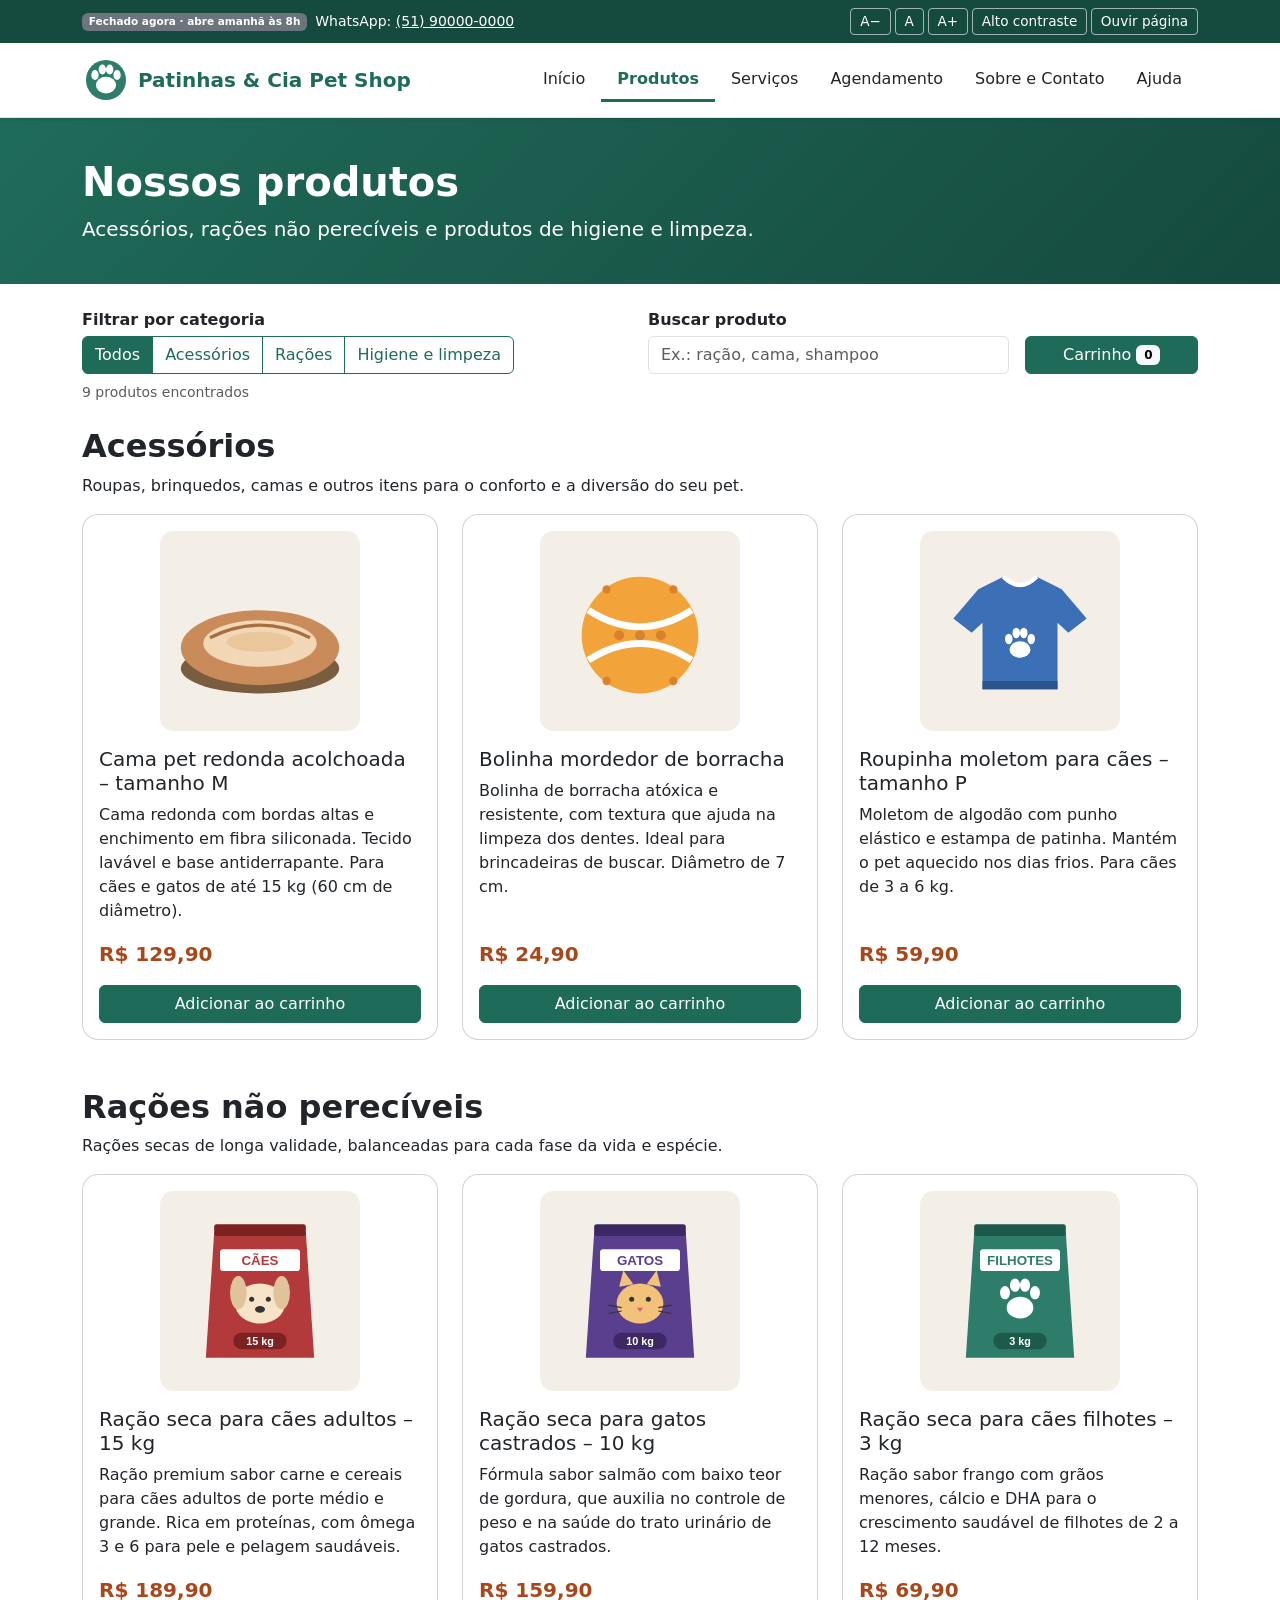
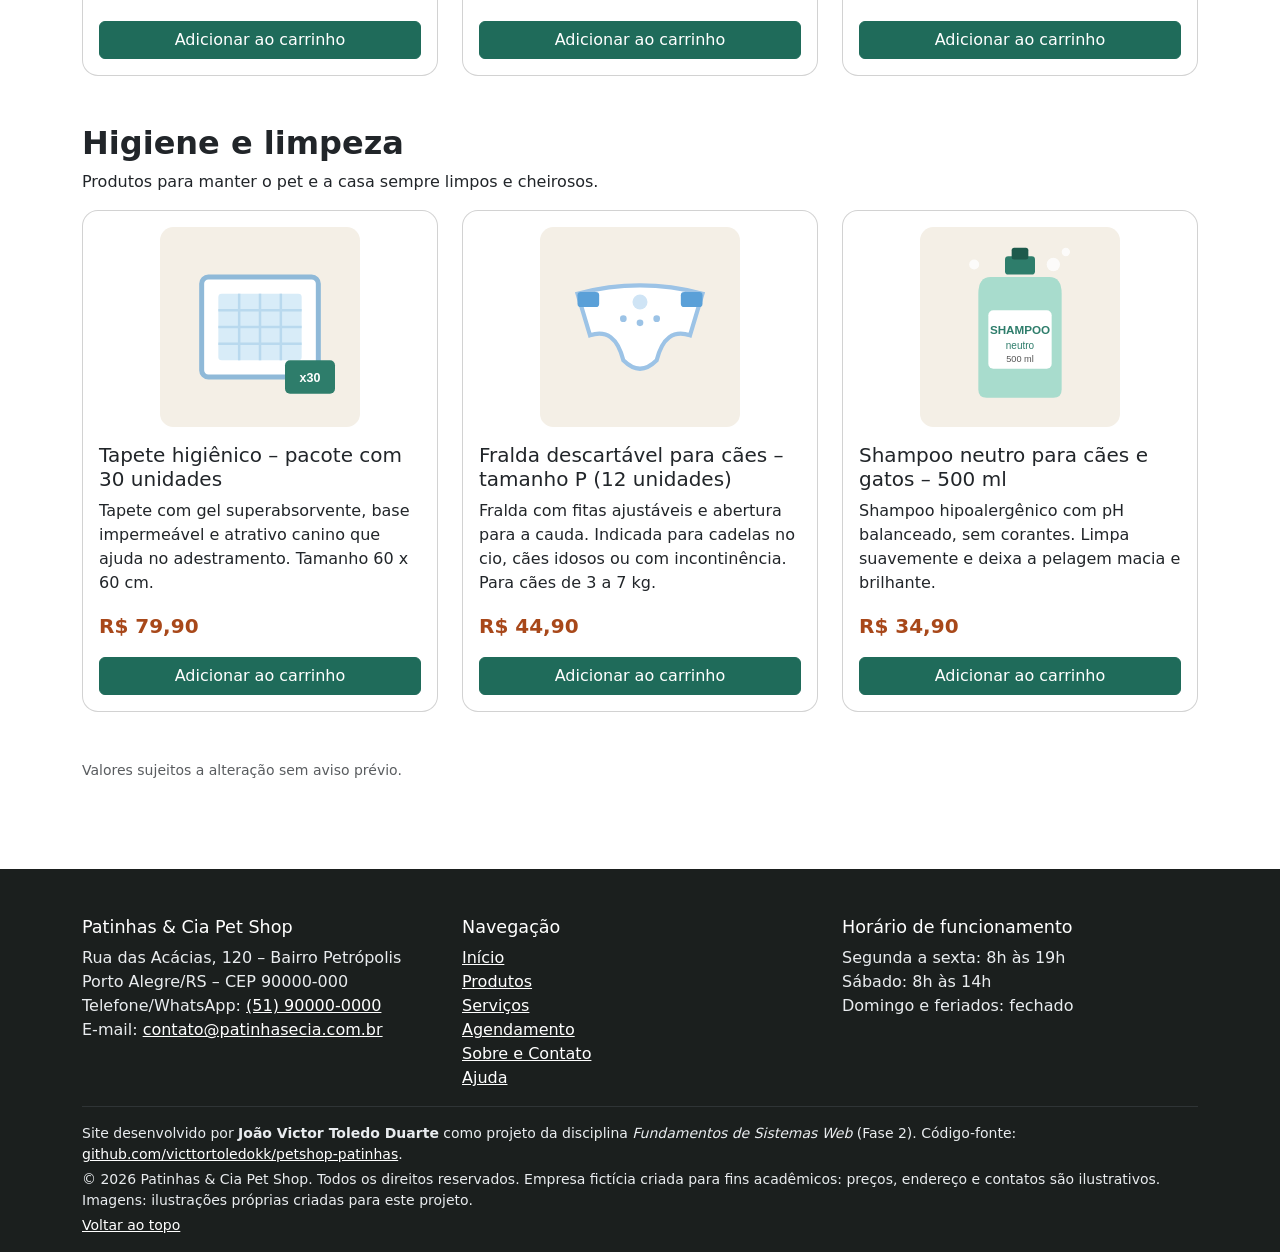
<file: produtos.html>
<!DOCTYPE html>
<html lang="pt-BR">
<head>
  <meta charset="UTF-8">
  <meta name="viewport" content="width=device-width, initial-scale=1.0">
  <meta name="description" content="Produtos do Patinhas & Cia Pet Shop: acessórios, rações não perecíveis e higiene e limpeza.">
  <meta name="author" content="João Victor Toledo Duarte">
  <title>Produtos | Patinhas &amp; Cia Pet Shop</title>
  <link rel="icon" href="imagens/logo.svg" type="image/svg+xml">
  <!-- Bootstrap 5 (CDN) e, depois, o CSS próprio do site, que personaliza o Bootstrap -->
  <link rel="stylesheet" href="https://cdn.jsdelivr.net/npm/bootstrap@5.3.9/dist/css/bootstrap.min.css" integrity="sha384-yEPZ7jP9S0QKiUQ0m3jjsO4ProIW7wvR9gXkI7JOGa2XVsw53Yke2bsdkBbjmmiX" crossorigin="anonymous">
  <link rel="stylesheet" href="css/estilo.css">
</head>
<body id="topo">
  <!-- Link para pular direto ao conteúdo (acessibilidade para teclado e leitores de tela) -->
  <a class="visually-hidden-focusable pular-link" href="#conteudo">Pular para o conteúdo principal</a>

  <!-- ===================== CABEÇALHO ===================== -->
  <header>
    <!-- Barra superior: status da loja (atualizado por JavaScript), contato e recursos de acessibilidade -->
    <div class="barra-topo py-2">
      <div class="container d-flex flex-wrap justify-content-between align-items-center gap-2">
        <p class="mb-0 d-flex flex-wrap align-items-center gap-2">
          <span id="status-loja" class="badge text-bg-secondary">Seg. a sex. 8h às 19h · sáb. 8h às 14h</span>
          <span>WhatsApp: <a href="tel:+5551900000000">(51) 90000-0000</a></span>
        </p>
        <div class="barra-acessibilidade d-flex flex-wrap gap-1" role="group" aria-label="Recursos de acessibilidade">
          <button type="button" class="btn btn-sm" id="btn-diminuir-fonte" aria-label="Diminuir o tamanho do texto">A−</button>
          <button type="button" class="btn btn-sm" id="btn-fonte-padrao" aria-label="Voltar ao tamanho de texto padrão">A</button>
          <button type="button" class="btn btn-sm" id="btn-aumentar-fonte" aria-label="Aumentar o tamanho do texto">A+</button>
          <button type="button" class="btn btn-sm" id="btn-contraste" aria-pressed="false">Alto contraste</button>
          <button type="button" class="btn btn-sm" id="btn-ouvir" aria-pressed="false"><span class="rotulo-ouvir">Ouvir página</span></button>
        </div>
      </div>
    </div>

    <!-- Menu de navegação responsivo (Bootstrap navbar): vira um botão "hambúrguer" em telas pequenas -->
    <nav class="navbar navbar-expand-lg bg-white border-bottom shadow-sm" aria-label="Menu principal">
      <div class="container">
        <a class="navbar-brand navbar-marca d-flex align-items-center gap-2 fw-bold text-primary" href="index.html">
          <img src="imagens/logo.svg" alt="" width="48" height="48">
          Patinhas &amp; Cia Pet Shop
        </a>
        <button class="navbar-toggler" type="button" data-bs-toggle="collapse" data-bs-target="#menu-principal"
                aria-controls="menu-principal" aria-expanded="false" aria-label="Abrir ou fechar o menu de navegação">
          <span class="navbar-toggler-icon"></span>
        </button>
        <div class="collapse navbar-collapse" id="menu-principal">
          <ul class="navbar-nav ms-auto">
          <li class="nav-item"><a class="nav-link px-lg-3" href="index.html">Início</a></li>
          <li class="nav-item"><a class="nav-link px-lg-3" href="produtos.html" aria-current="page">Produtos</a></li>
          <li class="nav-item"><a class="nav-link px-lg-3" href="servicos.html">Serviços</a></li>
          <li class="nav-item"><a class="nav-link px-lg-3" href="agendamento.html">Agendamento</a></li>
          <li class="nav-item"><a class="nav-link px-lg-3" href="sobre.html">Sobre e Contato</a></li>
          <li class="nav-item"><a class="nav-link px-lg-3" href="ajuda.html">Ajuda</a></li>
          </ul>
        </div>
      </div>
    </nav>
  </header>

  <!-- ===================== CONTEÚDO PRINCIPAL ===================== -->
  <main id="conteudo" tabindex="-1">
    <!-- Faixa de título da página -->
    <div class="faixa-titulo">
      <div class="container">
        <h1 class="fw-bold">Nossos produtos</h1>
        <p class="lead mb-0">Acessórios, rações não perecíveis e produtos de higiene e limpeza.</p>
      </div>
    </div>

    <div class="container py-4">
      <!-- Ferramentas: filtro por categoria, busca e carrinho (js/produtos.js) -->
      <div class="row g-3 align-items-end mb-2">
        <div class="col-lg-6">
          <p class="fw-semibold mb-1" id="rotulo-filtro">Filtrar por categoria</p>
          <div class="btn-group flex-wrap" role="group" aria-labelledby="rotulo-filtro">
            <button type="button" class="btn btn-outline-primary active" data-filtro="todos" aria-pressed="true">Todos</button>
            <button type="button" class="btn btn-outline-primary" data-filtro="acessorios" aria-pressed="false">Acessórios</button>
            <button type="button" class="btn btn-outline-primary" data-filtro="racoes" aria-pressed="false">Rações</button>
            <button type="button" class="btn btn-outline-primary" data-filtro="higiene" aria-pressed="false">Higiene e limpeza</button>
          </div>
        </div>
        <div class="col-md-8 col-lg-4">
          <label for="busca-produto" class="form-label fw-semibold mb-1">Buscar produto</label>
          <input type="search" class="form-control" id="busca-produto" placeholder="Ex.: ração, cama, shampoo" aria-describedby="contagem-produtos">
        </div>
        <div class="col-md-4 col-lg-2 d-grid">
          <button class="btn btn-primary" type="button" data-bs-toggle="offcanvas" data-bs-target="#painel-carrinho" aria-controls="painel-carrinho">
            Carrinho <span class="badge text-bg-light" id="contador-carrinho">0</span><span class="visually-hidden"> itens</span>
          </button>
        </div>
      </div>
      <p id="contagem-produtos" class="text-body-secondary small mb-4" aria-live="polite">9 produtos encontrados</p>
      <p id="sem-resultado" class="alert alert-warning" hidden>Nenhum produto encontrado. Tente outra palavra ou escolha "Todos".</p>

      <section id="acessorios" class="secao-categoria mb-5" aria-labelledby="titulo-acessorios">
        <h2 id="titulo-acessorios" class="fw-bold">Acessórios</h2>
        <p>Roupas, brinquedos, camas e outros itens para o conforto e a diversão do seu pet.</p>
        <div class="row row-cols-1 row-cols-md-2 row-cols-lg-3 g-4">
          <div class="col">
            <article class="card card-produto h-100" data-categoria="acessorios" data-id="cama-m" data-nome="Cama pet redonda acolchoada – tamanho M" data-preco="129.90">
              <img src="imagens/cama-pet.svg" alt="Ilustração de uma cama pet redonda marrom com almofada bege" width="200" height="200">
              <div class="card-body d-flex flex-column">
                <h3 class="card-title h5">Cama pet redonda acolchoada – tamanho M</h3>
                <p class="card-text">Cama redonda com bordas altas e enchimento em fibra siliconada. Tecido lavável e base antiderrapante. Para cães e gatos de até 15 kg (60 cm de diâmetro).</p>
                <p class="preco mt-auto mb-3"><span class="visually-hidden">Preço: </span>R$ 129,90</p>
                <button type="button" class="btn btn-primary btn-adicionar" aria-label="Adicionar Cama pet redonda acolchoada – tamanho M ao carrinho">Adicionar ao carrinho</button>
              </div>
            </article>
          </div>
          <div class="col">
            <article class="card card-produto h-100" data-categoria="acessorios" data-id="bolinha" data-nome="Bolinha mordedor de borracha" data-preco="24.90">
              <img src="imagens/bolinha-mordedor.svg" alt="Ilustração de uma bolinha laranja com listras brancas" width="200" height="200">
              <div class="card-body d-flex flex-column">
                <h3 class="card-title h5">Bolinha mordedor de borracha</h3>
                <p class="card-text">Bolinha de borracha atóxica e resistente, com textura que ajuda na limpeza dos dentes. Ideal para brincadeiras de buscar. Diâmetro de 7 cm.</p>
                <p class="preco mt-auto mb-3"><span class="visually-hidden">Preço: </span>R$ 24,90</p>
                <button type="button" class="btn btn-primary btn-adicionar" aria-label="Adicionar Bolinha mordedor de borracha ao carrinho">Adicionar ao carrinho</button>
              </div>
            </article>
          </div>
          <div class="col">
            <article class="card card-produto h-100" data-categoria="acessorios" data-id="moletom-p" data-nome="Roupinha moletom para cães – tamanho P" data-preco="59.90">
              <img src="imagens/roupinha-moletom.svg" alt="Ilustração de um moletom azul para cães com estampa de pata branca" width="200" height="200">
              <div class="card-body d-flex flex-column">
                <h3 class="card-title h5">Roupinha moletom para cães – tamanho P</h3>
                <p class="card-text">Moletom de algodão com punho elástico e estampa de patinha. Mantém o pet aquecido nos dias frios. Para cães de 3 a 6 kg.</p>
                <p class="preco mt-auto mb-3"><span class="visually-hidden">Preço: </span>R$ 59,90</p>
                <button type="button" class="btn btn-primary btn-adicionar" aria-label="Adicionar Roupinha moletom para cães – tamanho P ao carrinho">Adicionar ao carrinho</button>
              </div>
            </article>
          </div>
        </div>
      </section>
      <section id="racoes" class="secao-categoria mb-5" aria-labelledby="titulo-racoes">
        <h2 id="titulo-racoes" class="fw-bold">Rações não perecíveis</h2>
        <p>Rações secas de longa validade, balanceadas para cada fase da vida e espécie.</p>
        <div class="row row-cols-1 row-cols-md-2 row-cols-lg-3 g-4">
          <div class="col">
            <article class="card card-produto h-100" data-categoria="racoes" data-id="racao-caes-15" data-nome="Ração seca para cães adultos – 15 kg" data-preco="189.90">
              <img src="imagens/racao-caes-adultos.svg" alt="Ilustração de um saco vermelho de ração para cães de 15 kg" width="200" height="200">
              <div class="card-body d-flex flex-column">
                <h3 class="card-title h5">Ração seca para cães adultos – 15 kg</h3>
                <p class="card-text">Ração premium sabor carne e cereais para cães adultos de porte médio e grande. Rica em proteínas, com ômega 3 e 6 para pele e pelagem saudáveis.</p>
                <p class="preco mt-auto mb-3"><span class="visually-hidden">Preço: </span>R$ 189,90</p>
                <button type="button" class="btn btn-primary btn-adicionar" aria-label="Adicionar Ração seca para cães adultos – 15 kg ao carrinho">Adicionar ao carrinho</button>
              </div>
            </article>
          </div>
          <div class="col">
            <article class="card card-produto h-100" data-categoria="racoes" data-id="racao-gatos-10" data-nome="Ração seca para gatos castrados – 10 kg" data-preco="159.90">
              <img src="imagens/racao-gatos-castrados.svg" alt="Ilustração de um saco roxo de ração para gatos de 10 kg" width="200" height="200">
              <div class="card-body d-flex flex-column">
                <h3 class="card-title h5">Ração seca para gatos castrados – 10 kg</h3>
                <p class="card-text">Fórmula sabor salmão com baixo teor de gordura, que auxilia no controle de peso e na saúde do trato urinário de gatos castrados.</p>
                <p class="preco mt-auto mb-3"><span class="visually-hidden">Preço: </span>R$ 159,90</p>
                <button type="button" class="btn btn-primary btn-adicionar" aria-label="Adicionar Ração seca para gatos castrados – 10 kg ao carrinho">Adicionar ao carrinho</button>
              </div>
            </article>
          </div>
          <div class="col">
            <article class="card card-produto h-100" data-categoria="racoes" data-id="racao-filhotes-3" data-nome="Ração seca para cães filhotes – 3 kg" data-preco="69.90">
              <img src="imagens/racao-filhotes.svg" alt="Ilustração de um saco verde de ração para filhotes de 3 kg" width="200" height="200">
              <div class="card-body d-flex flex-column">
                <h3 class="card-title h5">Ração seca para cães filhotes – 3 kg</h3>
                <p class="card-text">Ração sabor frango com grãos menores, cálcio e DHA para o crescimento saudável de filhotes de 2 a 12 meses.</p>
                <p class="preco mt-auto mb-3"><span class="visually-hidden">Preço: </span>R$ 69,90</p>
                <button type="button" class="btn btn-primary btn-adicionar" aria-label="Adicionar Ração seca para cães filhotes – 3 kg ao carrinho">Adicionar ao carrinho</button>
              </div>
            </article>
          </div>
        </div>
      </section>
      <section id="higiene" class="secao-categoria mb-5" aria-labelledby="titulo-higiene">
        <h2 id="titulo-higiene" class="fw-bold">Higiene e limpeza</h2>
        <p>Produtos para manter o pet e a casa sempre limpos e cheirosos.</p>
        <div class="row row-cols-1 row-cols-md-2 row-cols-lg-3 g-4">
          <div class="col">
            <article class="card card-produto h-100" data-categoria="higiene" data-id="tapete-30" data-nome="Tapete higiênico – pacote com 30 unidades" data-preco="79.90">
              <img src="imagens/tapete-higienico.svg" alt="Ilustração de um tapete higiênico quadriculado azul com a indicação x30" width="200" height="200">
              <div class="card-body d-flex flex-column">
                <h3 class="card-title h5">Tapete higiênico – pacote com 30 unidades</h3>
                <p class="card-text">Tapete com gel superabsorvente, base impermeável e atrativo canino que ajuda no adestramento. Tamanho 60 x 60 cm.</p>
                <p class="preco mt-auto mb-3"><span class="visually-hidden">Preço: </span>R$ 79,90</p>
                <button type="button" class="btn btn-primary btn-adicionar" aria-label="Adicionar Tapete higiênico – pacote com 30 unidades ao carrinho">Adicionar ao carrinho</button>
              </div>
            </article>
          </div>
          <div class="col">
            <article class="card card-produto h-100" data-categoria="higiene" data-id="fralda-p" data-nome="Fralda descartável para cães – tamanho P (12 unidades)" data-preco="44.90">
              <img src="imagens/fralda-pet.svg" alt="Ilustração de uma fralda descartável branca com fitas azuis" width="200" height="200">
              <div class="card-body d-flex flex-column">
                <h3 class="card-title h5">Fralda descartável para cães – tamanho P (12 unidades)</h3>
                <p class="card-text">Fralda com fitas ajustáveis e abertura para a cauda. Indicada para cadelas no cio, cães idosos ou com incontinência. Para cães de 3 a 7 kg.</p>
                <p class="preco mt-auto mb-3"><span class="visually-hidden">Preço: </span>R$ 44,90</p>
                <button type="button" class="btn btn-primary btn-adicionar" aria-label="Adicionar Fralda descartável para cães – tamanho P (12 unidades) ao carrinho">Adicionar ao carrinho</button>
              </div>
            </article>
          </div>
          <div class="col">
            <article class="card card-produto h-100" data-categoria="higiene" data-id="shampoo-500" data-nome="Shampoo neutro para cães e gatos – 500 ml" data-preco="34.90">
              <img src="imagens/shampoo-neutro.svg" alt="Ilustração de um frasco verde-claro de shampoo neutro de 500 ml" width="200" height="200">
              <div class="card-body d-flex flex-column">
                <h3 class="card-title h5">Shampoo neutro para cães e gatos – 500 ml</h3>
                <p class="card-text">Shampoo hipoalergênico com pH balanceado, sem corantes. Limpa suavemente e deixa a pelagem macia e brilhante.</p>
                <p class="preco mt-auto mb-3"><span class="visually-hidden">Preço: </span>R$ 34,90</p>
                <button type="button" class="btn btn-primary btn-adicionar" aria-label="Adicionar Shampoo neutro para cães e gatos – 500 ml ao carrinho">Adicionar ao carrinho</button>
              </div>
            </article>
          </div>
        </div>
      </section>

      <p class="text-body-secondary small">Valores sujeitos a alteração sem aviso prévio.</p>
    </div>

    <!-- Painel lateral do carrinho (Bootstrap offcanvas) -->
    <div class="offcanvas offcanvas-end" tabindex="-1" role="dialog" id="painel-carrinho" aria-labelledby="titulo-carrinho">
      <div class="offcanvas-header">
        <h2 class="offcanvas-title h4" id="titulo-carrinho" tabindex="-1">Seu carrinho</h2>
        <button type="button" class="btn-close" data-bs-dismiss="offcanvas" aria-label="Fechar o carrinho"></button>
      </div>
      <div class="offcanvas-body d-flex flex-column">
        <p id="carrinho-vazio" class="text-body-secondary">Seu carrinho está vazio.</p>
        <ul id="lista-carrinho" class="list-group mb-3"></ul>
        <div class="mt-auto">
          <p class="d-flex justify-content-between fs-5 fw-bold">Total: <span id="total-carrinho" aria-live="polite">R$ 0,00</span></p>
          <button type="button" class="btn btn-primary w-100" id="btn-finalizar-pedido" disabled>Finalizar pedido</button>
          <p class="small text-body-secondary mt-2 mb-0">O pagamento é combinado pelo WhatsApp na retirada ou entrega.</p>
        </div>
      </div>
    </div>
  </main>

  <!-- ===================== RODAPÉ ===================== -->
  <footer class="rodape mt-5 pt-5 pb-3">
    <div class="container">
      <div class="row g-4">
        <div class="col-md-4">
          <h2>Patinhas &amp; Cia Pet Shop</h2>
          <address class="mb-0">
            Rua das Acácias, 120 – Bairro Petrópolis<br>
            Porto Alegre/RS – CEP 90000-000<br>
            Telefone/WhatsApp: <a href="tel:+5551900000000">(51) 90000-0000</a><br>
            E-mail: <a href="mailto:contato@patinhasecia.com.br">contato@patinhasecia.com.br</a>
          </address>
        </div>
        <div class="col-md-4">
          <h2>Navegação</h2>
          <nav aria-label="Links do rodapé">
            <ul class="list-unstyled mb-0">
              <li><a href="index.html">Início</a></li>
              <li><a href="produtos.html">Produtos</a></li>
              <li><a href="servicos.html">Serviços</a></li>
              <li><a href="agendamento.html">Agendamento</a></li>
              <li><a href="sobre.html">Sobre e Contato</a></li>
              <li><a href="ajuda.html">Ajuda</a></li>
            </ul>
          </nav>
        </div>
        <div class="col-md-4">
          <h2>Horário de funcionamento</h2>
          <ul class="list-unstyled mb-0">
            <li>Segunda a sexta: 8h às 19h</li>
            <li>Sábado: 8h às 14h</li>
            <li>Domingo e feriados: fechado</li>
          </ul>
        </div>
      </div>
      <hr class="border-secondary">
      <p class="small mb-1">
        Site desenvolvido por <strong>João Victor Toledo Duarte</strong> como projeto da disciplina
        <cite>Fundamentos de Sistemas Web</cite> (Fase 2).
        Código-fonte: <a href="https://github.com/victtortoledokk/petshop-patinhas">github.com/victtortoledokk/petshop-patinhas</a>.
      </p>
      <p class="small mb-1">
        &copy; <span class="ano-atual">2026</span> Patinhas &amp; Cia Pet Shop. Todos os direitos reservados.
        Empresa fictícia criada para fins acadêmicos: preços, endereço e contatos são ilustrativos.
        Imagens: ilustrações próprias criadas para este projeto.
      </p>
      <p class="small mb-0"><a href="#topo">Voltar ao topo</a></p>
    </div>
  </footer>

  <!-- Região invisível lida por leitores de tela quando o JavaScript avisa algo -->
  <div id="anuncio-leitor" class="visually-hidden" aria-live="polite" aria-atomic="true"></div>
  <!-- Área onde aparecem os avisos flutuantes (toasts) -->
  <div id="area-avisos" class="toast-container position-fixed bottom-0 start-0 p-3"></div>

  <!-- Scripts no fim do body: a página aparece antes de o JavaScript carregar -->
  <script src="https://cdn.jsdelivr.net/npm/bootstrap@5.3.9/dist/js/bootstrap.bundle.min.js" integrity="sha384-WyOxWvTyr1QaMPfiPJSv76iReVthorl5uWlFtZPyK0IEB0hGzo9y5Bp9mYanr8Bu" crossorigin="anonymous"></script>
  <script src="js/dados.js"></script>
  <script src="js/main.js"></script>
  <script src="js/produtos.js"></script>
</body>
</html>
</file>
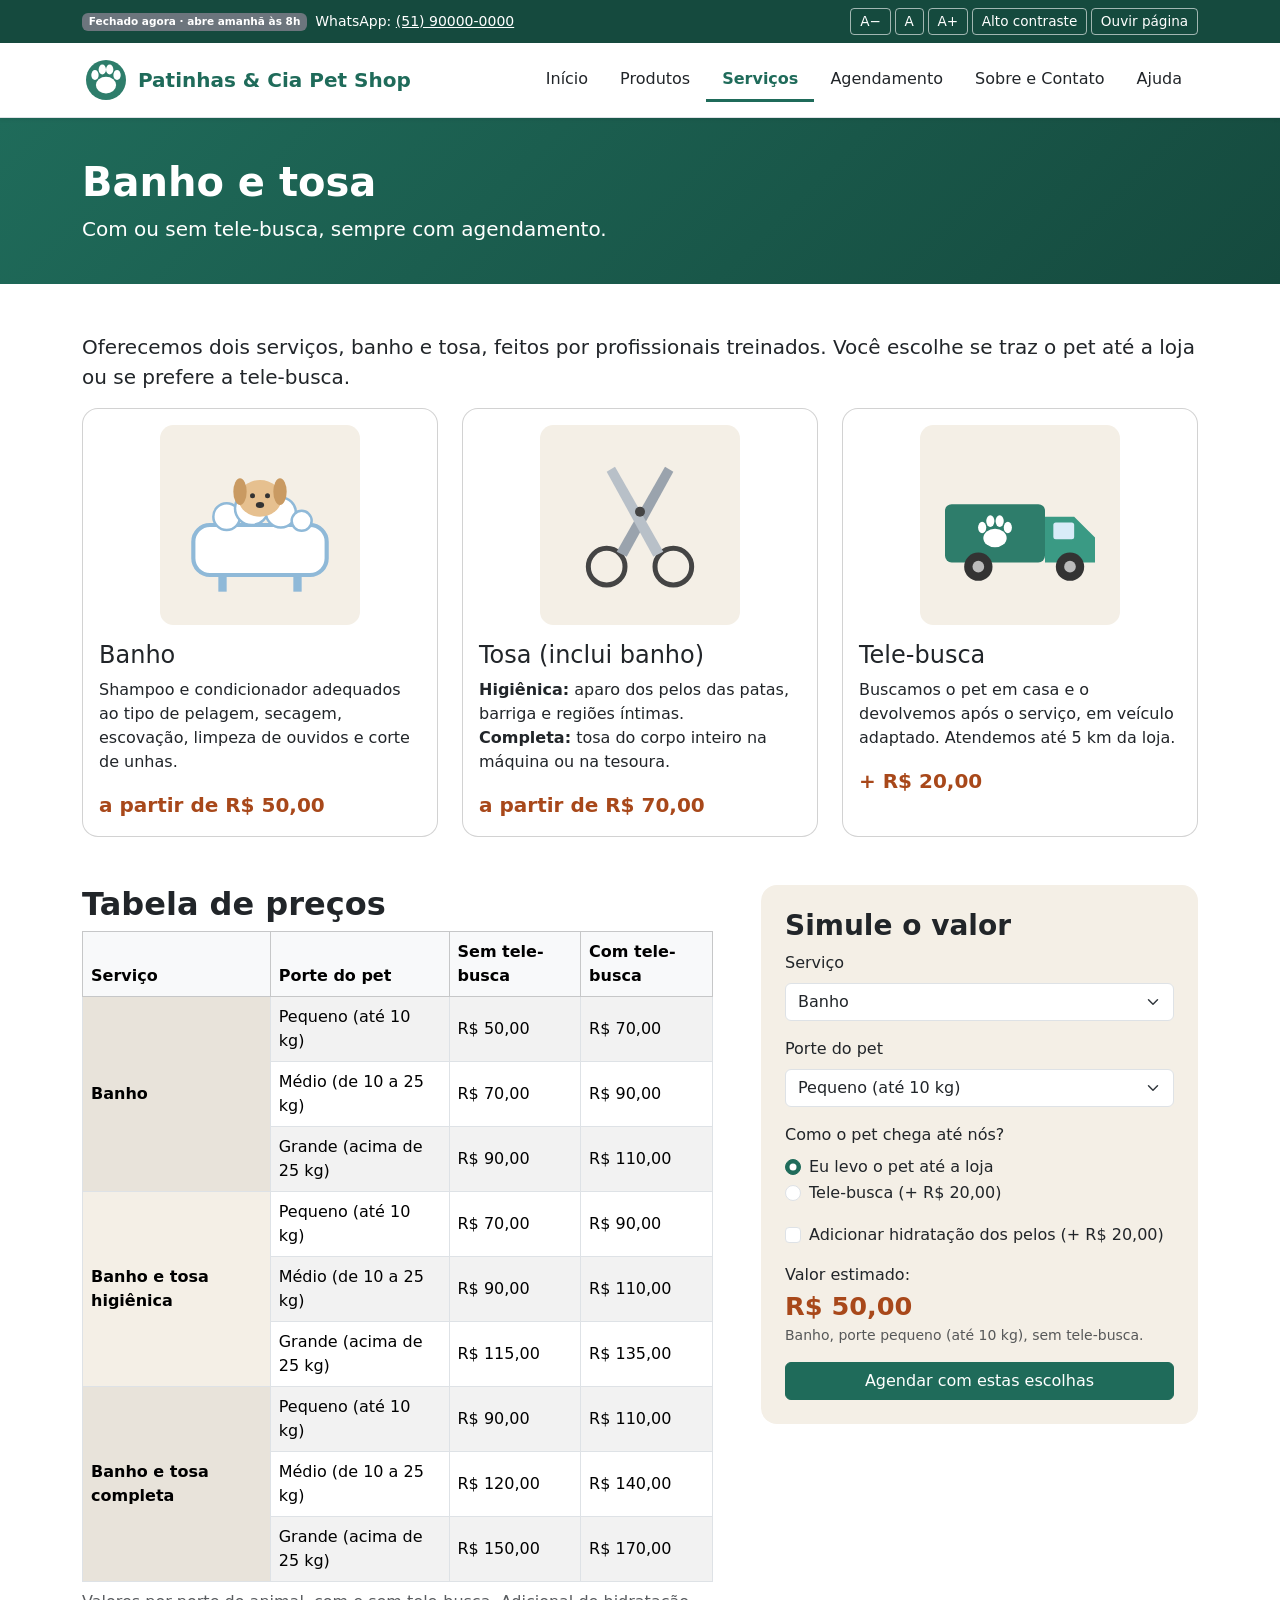
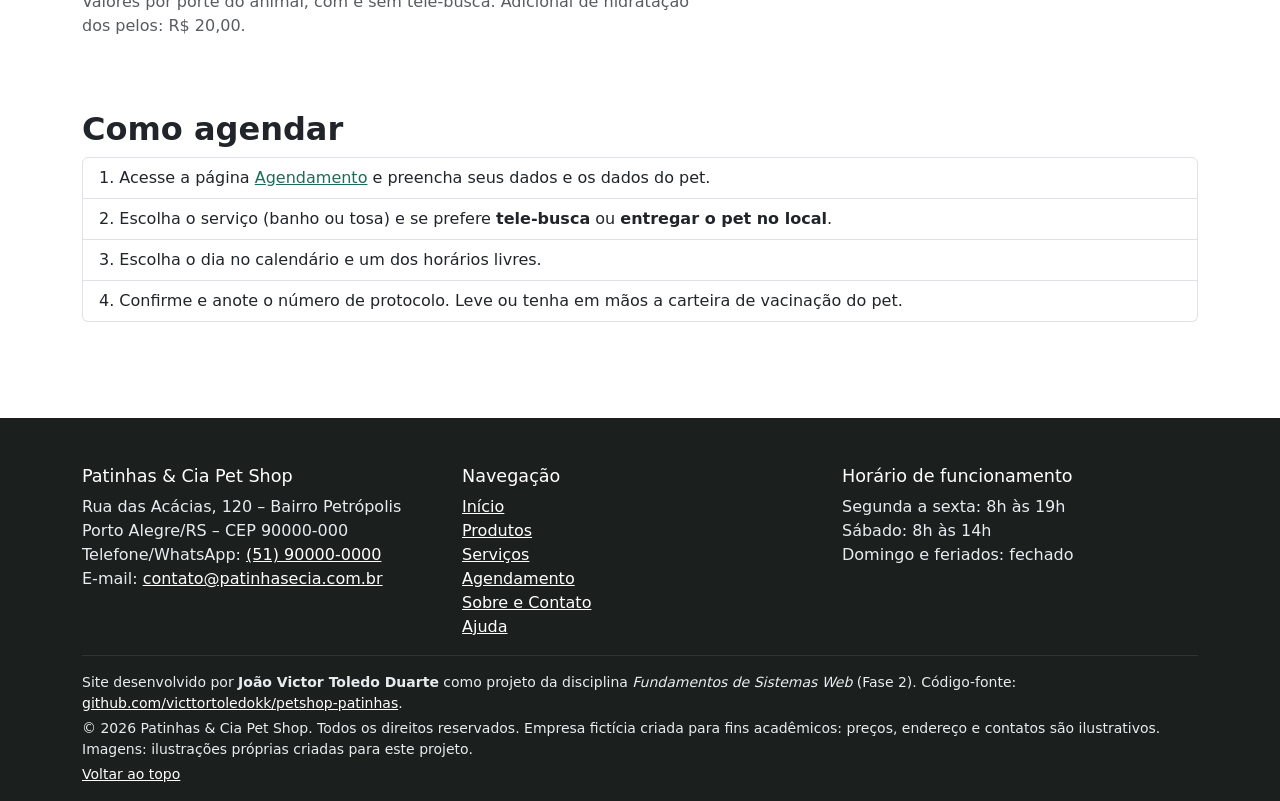
<file: servicos.html>
<!DOCTYPE html>
<html lang="pt-BR">
<head>
  <meta charset="UTF-8">
  <meta name="viewport" content="width=device-width, initial-scale=1.0">
  <meta name="description" content="Banho e tosa com ou sem tele-busca: descrição, tabela de preços e simulador.">
  <meta name="author" content="João Victor Toledo Duarte">
  <title>Serviços | Patinhas &amp; Cia Pet Shop</title>
  <link rel="icon" href="imagens/logo.svg" type="image/svg+xml">
  <!-- Bootstrap 5 (CDN) e, depois, o CSS próprio do site, que personaliza o Bootstrap -->
  <link rel="stylesheet" href="https://cdn.jsdelivr.net/npm/bootstrap@5.3.9/dist/css/bootstrap.min.css" integrity="sha384-yEPZ7jP9S0QKiUQ0m3jjsO4ProIW7wvR9gXkI7JOGa2XVsw53Yke2bsdkBbjmmiX" crossorigin="anonymous">
  <link rel="stylesheet" href="css/estilo.css">
</head>
<body id="topo">
  <!-- Link para pular direto ao conteúdo (acessibilidade para teclado e leitores de tela) -->
  <a class="visually-hidden-focusable pular-link" href="#conteudo">Pular para o conteúdo principal</a>

  <!-- ===================== CABEÇALHO ===================== -->
  <header>
    <!-- Barra superior: status da loja (atualizado por JavaScript), contato e recursos de acessibilidade -->
    <div class="barra-topo py-2">
      <div class="container d-flex flex-wrap justify-content-between align-items-center gap-2">
        <p class="mb-0 d-flex flex-wrap align-items-center gap-2">
          <span id="status-loja" class="badge text-bg-secondary">Seg. a sex. 8h às 19h · sáb. 8h às 14h</span>
          <span>WhatsApp: <a href="tel:+5551900000000">(51) 90000-0000</a></span>
        </p>
        <div class="barra-acessibilidade d-flex flex-wrap gap-1" role="group" aria-label="Recursos de acessibilidade">
          <button type="button" class="btn btn-sm" id="btn-diminuir-fonte" aria-label="Diminuir o tamanho do texto">A−</button>
          <button type="button" class="btn btn-sm" id="btn-fonte-padrao" aria-label="Voltar ao tamanho de texto padrão">A</button>
          <button type="button" class="btn btn-sm" id="btn-aumentar-fonte" aria-label="Aumentar o tamanho do texto">A+</button>
          <button type="button" class="btn btn-sm" id="btn-contraste" aria-pressed="false">Alto contraste</button>
          <button type="button" class="btn btn-sm" id="btn-ouvir" aria-pressed="false"><span class="rotulo-ouvir">Ouvir página</span></button>
        </div>
      </div>
    </div>

    <!-- Menu de navegação responsivo (Bootstrap navbar): vira um botão "hambúrguer" em telas pequenas -->
    <nav class="navbar navbar-expand-lg bg-white border-bottom shadow-sm" aria-label="Menu principal">
      <div class="container">
        <a class="navbar-brand navbar-marca d-flex align-items-center gap-2 fw-bold text-primary" href="index.html">
          <img src="imagens/logo.svg" alt="" width="48" height="48">
          Patinhas &amp; Cia Pet Shop
        </a>
        <button class="navbar-toggler" type="button" data-bs-toggle="collapse" data-bs-target="#menu-principal"
                aria-controls="menu-principal" aria-expanded="false" aria-label="Abrir ou fechar o menu de navegação">
          <span class="navbar-toggler-icon"></span>
        </button>
        <div class="collapse navbar-collapse" id="menu-principal">
          <ul class="navbar-nav ms-auto">
          <li class="nav-item"><a class="nav-link px-lg-3" href="index.html">Início</a></li>
          <li class="nav-item"><a class="nav-link px-lg-3" href="produtos.html">Produtos</a></li>
          <li class="nav-item"><a class="nav-link px-lg-3" href="servicos.html" aria-current="page">Serviços</a></li>
          <li class="nav-item"><a class="nav-link px-lg-3" href="agendamento.html">Agendamento</a></li>
          <li class="nav-item"><a class="nav-link px-lg-3" href="sobre.html">Sobre e Contato</a></li>
          <li class="nav-item"><a class="nav-link px-lg-3" href="ajuda.html">Ajuda</a></li>
          </ul>
        </div>
      </div>
    </nav>
  </header>

  <!-- ===================== CONTEÚDO PRINCIPAL ===================== -->
  <main id="conteudo" tabindex="-1">
    <!-- Faixa de título da página -->
    <div class="faixa-titulo">
      <div class="container">
        <h1 class="fw-bold">Banho e tosa</h1>
        <p class="lead mb-0">Com ou sem tele-busca, sempre com agendamento.</p>
      </div>
    </div>

    <div class="container py-5">
      <p class="lead">Oferecemos dois serviços, <strong>banho</strong> e <strong>tosa</strong>, feitos por profissionais treinados. Você escolhe se traz o pet até a loja ou se prefere a <strong>tele-busca</strong>.</p>

      <!-- Cartões dos serviços -->
      <div class="row row-cols-1 row-cols-md-3 g-4 mb-5">
        <div class="col">
          <article class="card card-servico h-100" id="banho">
            <img src="imagens/servico-banho.svg" alt="Ilustração de um cachorro em uma banheira cheia de espuma" width="200" height="200">
            <div class="card-body">
              <h2 class="card-title h4">Banho</h2>
              <p>Shampoo e condicionador adequados ao tipo de pelagem, secagem, escovação, limpeza de ouvidos e corte de unhas.</p><p class="preco mb-0">a partir de R$ 50,00</p>
            </div>
          </article>
        </div>
        <div class="col">
          <article class="card card-servico h-100" id="tosa">
            <img src="imagens/servico-tosa.svg" alt="Ilustração de uma tesoura de tosa" width="200" height="200">
            <div class="card-body">
              <h2 class="card-title h4">Tosa (inclui banho)</h2>
              <p><strong>Higiênica:</strong> aparo dos pelos das patas, barriga e regiões íntimas.<br><strong>Completa:</strong> tosa do corpo inteiro na máquina ou na tesoura.</p><p class="preco mb-0">a partir de R$ 70,00</p>
            </div>
          </article>
        </div>
        <div class="col">
          <article class="card card-servico h-100" id="tele-busca">
            <img src="imagens/servico-tele-busca.svg" alt="Ilustração de uma van verde com uma pata desenhada na lateral" width="200" height="200">
            <div class="card-body">
              <h2 class="card-title h4">Tele-busca</h2>
              <p>Buscamos o pet em casa e o devolvemos após o serviço, em veículo adaptado. Atendemos até 5 km da loja.</p><p class="preco mb-0">+ R$ 20,00</p>
            </div>
          </article>
        </div>
      </div>

      <div class="row g-5">
        <!-- Tabela de preços (estilizada com classes do Bootstrap, sem atributos visuais no HTML) -->
        <section class="col-lg-7" aria-labelledby="titulo-tabela">
          <h2 id="titulo-tabela" class="fw-bold">Tabela de preços</h2>
          <div class="table-responsive">
            <table class="table table-bordered table-striped align-middle tabela-precos">
              <caption>Valores por porte do animal, com e sem tele-busca. Adicional de hidratação dos pelos: R$ 20,00.</caption>
              <thead class="table-light">
                <tr>
                  <th scope="col">Serviço</th>
                  <th scope="col">Porte do pet</th>
                  <th scope="col">Sem tele-busca</th>
                  <th scope="col">Com tele-busca</th>
                </tr>
              </thead>
              <tbody>
            <tr>
              <th scope="rowgroup" rowspan="3">Banho</th>
              <td>Pequeno (até 10 kg)</td>
              <td>R$ 50,00</td>
              <td>R$ 70,00</td>
            </tr>
            <tr>
              <td>Médio (de 10 a 25 kg)</td>
              <td>R$ 70,00</td>
              <td>R$ 90,00</td>
            </tr>
            <tr>
              <td>Grande (acima de 25 kg)</td>
              <td>R$ 90,00</td>
              <td>R$ 110,00</td>
            </tr>
            <tr>
              <th scope="rowgroup" rowspan="3">Banho e tosa higiênica</th>
              <td>Pequeno (até 10 kg)</td>
              <td>R$ 70,00</td>
              <td>R$ 90,00</td>
            </tr>
            <tr>
              <td>Médio (de 10 a 25 kg)</td>
              <td>R$ 90,00</td>
              <td>R$ 110,00</td>
            </tr>
            <tr>
              <td>Grande (acima de 25 kg)</td>
              <td>R$ 115,00</td>
              <td>R$ 135,00</td>
            </tr>
            <tr>
              <th scope="rowgroup" rowspan="3">Banho e tosa completa</th>
              <td>Pequeno (até 10 kg)</td>
              <td>R$ 90,00</td>
              <td>R$ 110,00</td>
            </tr>
            <tr>
              <td>Médio (de 10 a 25 kg)</td>
              <td>R$ 120,00</td>
              <td>R$ 140,00</td>
            </tr>
            <tr>
              <td>Grande (acima de 25 kg)</td>
              <td>R$ 150,00</td>
              <td>R$ 170,00</td>
            </tr>
              </tbody>
            </table>
          </div>
        </section>

        <!-- Simulador de preço (js/servicos.js) -->
        <section class="col-lg-5" aria-labelledby="titulo-simulador">
          <div class="card bg-suave border-0 p-4">
            <h2 id="titulo-simulador" class="h3 fw-bold">Simule o valor</h2>
            <form id="form-simulador">
              <div class="mb-3">
                <label for="sim-servico" class="form-label">Serviço</label>
                <select id="sim-servico" name="sim-servico" class="form-select">
                  <option value="banho">Banho</option>
                  <option value="tosaHigienica">Banho e tosa higiênica</option>
                  <option value="tosaCompleta">Banho e tosa completa</option>
                </select>
              </div>
              <div class="mb-3">
                <label for="sim-porte" class="form-label">Porte do pet</label>
                <select id="sim-porte" name="sim-porte" class="form-select">
                  <option value="pequeno">Pequeno (até 10 kg)</option>
                  <option value="medio">Médio (de 10 a 25 kg)</option>
                  <option value="grande">Grande (acima de 25 kg)</option>
                </select>
              </div>
              <fieldset class="mb-3">
                <legend class="form-label fs-6">Como o pet chega até nós?</legend>
                <div class="form-check">
                  <input class="form-check-input" type="radio" name="sim-modalidade" id="sim-local" value="local" checked>
                  <label class="form-check-label" for="sim-local">Eu levo o pet até a loja</label>
                </div>
                <div class="form-check">
                  <input class="form-check-input" type="radio" name="sim-modalidade" id="sim-telebusca" value="telebusca">
                  <label class="form-check-label" for="sim-telebusca">Tele-busca (+ R$ 20,00)</label>
                </div>
              </fieldset>
              <div class="form-check mb-3">
                <input class="form-check-input" type="checkbox" id="sim-hidratacao" name="sim-hidratacao">
                <label class="form-check-label" for="sim-hidratacao">Adicionar hidratação dos pelos (+ R$ 20,00)</label>
              </div>
              <p class="mb-0">Valor estimado:</p>
              <output id="resultado-simulador" for="sim-servico sim-porte sim-local sim-telebusca sim-hidratacao" class="resumo-total d-block" aria-live="polite">R$ 50,00</output>
              <p id="detalhe-simulador" class="small text-body-secondary">Banho, porte pequeno, sem tele-busca.</p>
              <a id="link-agendar-simulacao" class="btn btn-primary w-100" href="agendamento.html">Agendar com estas escolhas</a>
            </form>
          </div>
        </section>
      </div>

      <!-- Passo a passo -->
      <section class="mt-5" aria-labelledby="titulo-como-agendar">
        <h2 id="titulo-como-agendar" class="fw-bold">Como agendar</h2>
        <ol class="list-group list-group-numbered">
          <li class="list-group-item">Acesse a página <a href="agendamento.html">Agendamento</a> e preencha seus dados e os dados do pet.</li>
          <li class="list-group-item">Escolha o serviço (banho ou tosa) e se prefere <strong>tele-busca</strong> ou <strong>entregar o pet no local</strong>.</li>
          <li class="list-group-item">Escolha o dia no calendário e um dos horários livres.</li>
          <li class="list-group-item">Confirme e anote o número de protocolo. Leve ou tenha em mãos a carteira de vacinação do pet.</li>
        </ol>
      </section>
    </div>
  </main>

  <!-- ===================== RODAPÉ ===================== -->
  <footer class="rodape mt-5 pt-5 pb-3">
    <div class="container">
      <div class="row g-4">
        <div class="col-md-4">
          <h2>Patinhas &amp; Cia Pet Shop</h2>
          <address class="mb-0">
            Rua das Acácias, 120 – Bairro Petrópolis<br>
            Porto Alegre/RS – CEP 90000-000<br>
            Telefone/WhatsApp: <a href="tel:+5551900000000">(51) 90000-0000</a><br>
            E-mail: <a href="mailto:contato@patinhasecia.com.br">contato@patinhasecia.com.br</a>
          </address>
        </div>
        <div class="col-md-4">
          <h2>Navegação</h2>
          <nav aria-label="Links do rodapé">
            <ul class="list-unstyled mb-0">
              <li><a href="index.html">Início</a></li>
              <li><a href="produtos.html">Produtos</a></li>
              <li><a href="servicos.html">Serviços</a></li>
              <li><a href="agendamento.html">Agendamento</a></li>
              <li><a href="sobre.html">Sobre e Contato</a></li>
              <li><a href="ajuda.html">Ajuda</a></li>
            </ul>
          </nav>
        </div>
        <div class="col-md-4">
          <h2>Horário de funcionamento</h2>
          <ul class="list-unstyled mb-0">
            <li>Segunda a sexta: 8h às 19h</li>
            <li>Sábado: 8h às 14h</li>
            <li>Domingo e feriados: fechado</li>
          </ul>
        </div>
      </div>
      <hr class="border-secondary">
      <p class="small mb-1">
        Site desenvolvido por <strong>João Victor Toledo Duarte</strong> como projeto da disciplina
        <cite>Fundamentos de Sistemas Web</cite> (Fase 2).
        Código-fonte: <a href="https://github.com/victtortoledokk/petshop-patinhas">github.com/victtortoledokk/petshop-patinhas</a>.
      </p>
      <p class="small mb-1">
        &copy; <span class="ano-atual">2026</span> Patinhas &amp; Cia Pet Shop. Todos os direitos reservados.
        Empresa fictícia criada para fins acadêmicos: preços, endereço e contatos são ilustrativos.
        Imagens: ilustrações próprias criadas para este projeto.
      </p>
      <p class="small mb-0"><a href="#topo">Voltar ao topo</a></p>
    </div>
  </footer>

  <!-- Região invisível lida por leitores de tela quando o JavaScript avisa algo -->
  <div id="anuncio-leitor" class="visually-hidden" aria-live="polite" aria-atomic="true"></div>
  <!-- Área onde aparecem os avisos flutuantes (toasts) -->
  <div id="area-avisos" class="toast-container position-fixed bottom-0 start-0 p-3"></div>

  <!-- Scripts no fim do body: a página aparece antes de o JavaScript carregar -->
  <script src="https://cdn.jsdelivr.net/npm/bootstrap@5.3.9/dist/js/bootstrap.bundle.min.js" integrity="sha384-WyOxWvTyr1QaMPfiPJSv76iReVthorl5uWlFtZPyK0IEB0hGzo9y5Bp9mYanr8Bu" crossorigin="anonymous"></script>
  <script src="js/dados.js"></script>
  <script src="js/main.js"></script>
  <script src="js/servicos.js"></script>
</body>
</html>
</file>
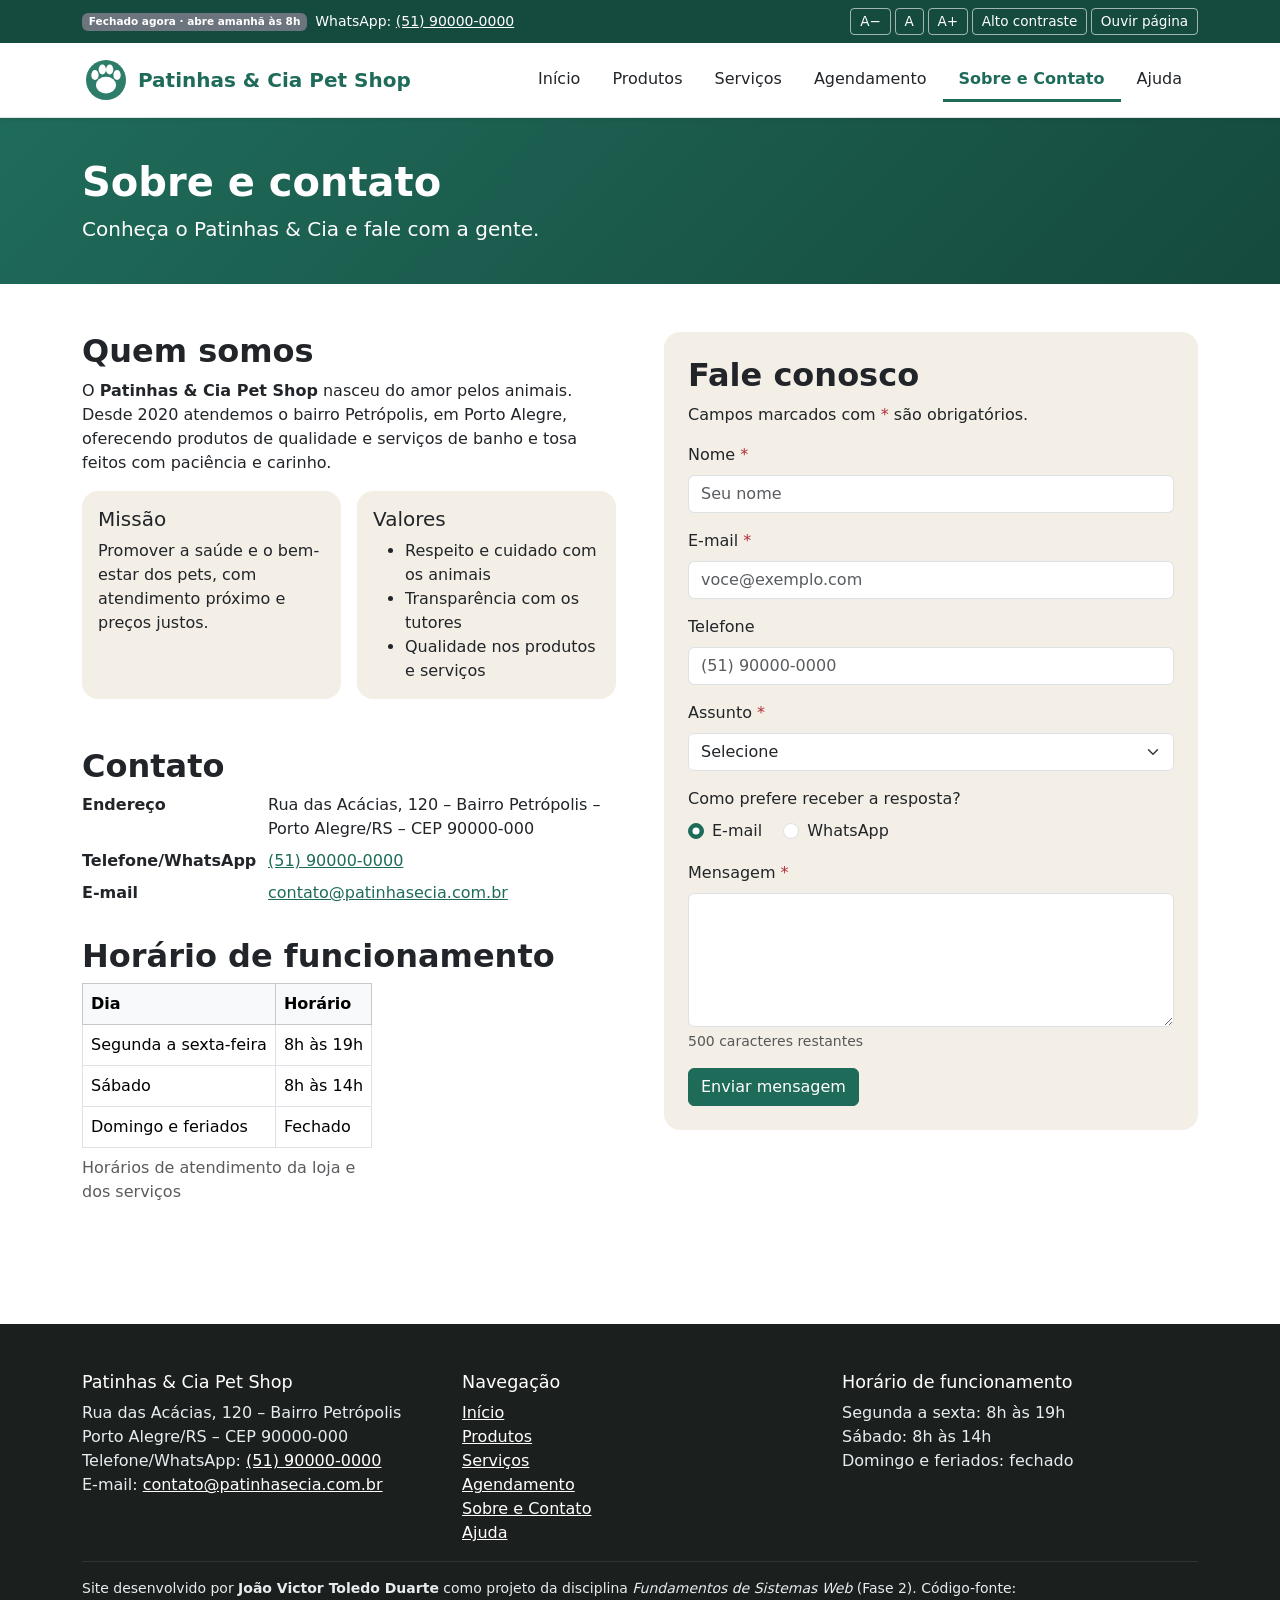
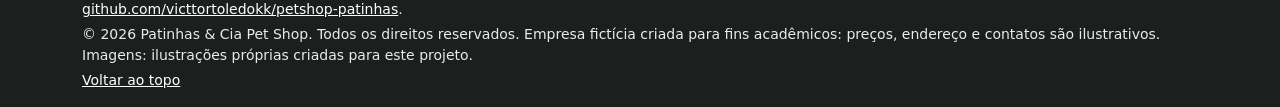
<file: sobre.html>
<!DOCTYPE html>
<html lang="pt-BR">
<head>
  <meta charset="UTF-8">
  <meta name="viewport" content="width=device-width, initial-scale=1.0">
  <meta name="description" content="Conheça o Patinhas & Cia Pet Shop e entre em contato.">
  <meta name="author" content="João Victor Toledo Duarte">
  <title>Sobre e Contato | Patinhas &amp; Cia Pet Shop</title>
  <link rel="icon" href="imagens/logo.svg" type="image/svg+xml">
  <!-- Bootstrap 5 (CDN) e, depois, o CSS próprio do site, que personaliza o Bootstrap -->
  <link rel="stylesheet" href="https://cdn.jsdelivr.net/npm/bootstrap@5.3.9/dist/css/bootstrap.min.css" integrity="sha384-yEPZ7jP9S0QKiUQ0m3jjsO4ProIW7wvR9gXkI7JOGa2XVsw53Yke2bsdkBbjmmiX" crossorigin="anonymous">
  <link rel="stylesheet" href="css/estilo.css">
</head>
<body id="topo">
  <!-- Link para pular direto ao conteúdo (acessibilidade para teclado e leitores de tela) -->
  <a class="visually-hidden-focusable pular-link" href="#conteudo">Pular para o conteúdo principal</a>

  <!-- ===================== CABEÇALHO ===================== -->
  <header>
    <!-- Barra superior: status da loja (atualizado por JavaScript), contato e recursos de acessibilidade -->
    <div class="barra-topo py-2">
      <div class="container d-flex flex-wrap justify-content-between align-items-center gap-2">
        <p class="mb-0 d-flex flex-wrap align-items-center gap-2">
          <span id="status-loja" class="badge text-bg-secondary">Seg. a sex. 8h às 19h · sáb. 8h às 14h</span>
          <span>WhatsApp: <a href="tel:+5551900000000">(51) 90000-0000</a></span>
        </p>
        <div class="barra-acessibilidade d-flex flex-wrap gap-1" role="group" aria-label="Recursos de acessibilidade">
          <button type="button" class="btn btn-sm" id="btn-diminuir-fonte" aria-label="Diminuir o tamanho do texto">A−</button>
          <button type="button" class="btn btn-sm" id="btn-fonte-padrao" aria-label="Voltar ao tamanho de texto padrão">A</button>
          <button type="button" class="btn btn-sm" id="btn-aumentar-fonte" aria-label="Aumentar o tamanho do texto">A+</button>
          <button type="button" class="btn btn-sm" id="btn-contraste" aria-pressed="false">Alto contraste</button>
          <button type="button" class="btn btn-sm" id="btn-ouvir" aria-pressed="false"><span class="rotulo-ouvir">Ouvir página</span></button>
        </div>
      </div>
    </div>

    <!-- Menu de navegação responsivo (Bootstrap navbar): vira um botão "hambúrguer" em telas pequenas -->
    <nav class="navbar navbar-expand-lg bg-white border-bottom shadow-sm" aria-label="Menu principal">
      <div class="container">
        <a class="navbar-brand navbar-marca d-flex align-items-center gap-2 fw-bold text-primary" href="index.html">
          <img src="imagens/logo.svg" alt="" width="48" height="48">
          Patinhas &amp; Cia Pet Shop
        </a>
        <button class="navbar-toggler" type="button" data-bs-toggle="collapse" data-bs-target="#menu-principal"
                aria-controls="menu-principal" aria-expanded="false" aria-label="Abrir ou fechar o menu de navegação">
          <span class="navbar-toggler-icon"></span>
        </button>
        <div class="collapse navbar-collapse" id="menu-principal">
          <ul class="navbar-nav ms-auto">
          <li class="nav-item"><a class="nav-link px-lg-3" href="index.html">Início</a></li>
          <li class="nav-item"><a class="nav-link px-lg-3" href="produtos.html">Produtos</a></li>
          <li class="nav-item"><a class="nav-link px-lg-3" href="servicos.html">Serviços</a></li>
          <li class="nav-item"><a class="nav-link px-lg-3" href="agendamento.html">Agendamento</a></li>
          <li class="nav-item"><a class="nav-link px-lg-3" href="sobre.html" aria-current="page">Sobre e Contato</a></li>
          <li class="nav-item"><a class="nav-link px-lg-3" href="ajuda.html">Ajuda</a></li>
          </ul>
        </div>
      </div>
    </nav>
  </header>

  <!-- ===================== CONTEÚDO PRINCIPAL ===================== -->
  <main id="conteudo" tabindex="-1">
    <!-- Faixa de título da página -->
    <div class="faixa-titulo">
      <div class="container">
        <h1 class="fw-bold">Sobre e contato</h1>
        <p class="lead mb-0">Conheça o Patinhas &amp; Cia e fale com a gente.</p>
      </div>
    </div>

    <div class="container py-5">
      <div class="row g-5">
        <section class="col-lg-6" aria-labelledby="titulo-quem-somos">
          <h2 id="titulo-quem-somos" class="fw-bold">Quem somos</h2>
          <p>O <strong>Patinhas &amp; Cia Pet Shop</strong> nasceu do amor pelos animais. Desde 2020 atendemos o bairro Petrópolis, em Porto Alegre, oferecendo produtos de qualidade e serviços de banho e tosa feitos com paciência e carinho.</p>
          <div class="row g-3">
            <div class="col-sm-6">
              <div class="card bg-suave border-0 p-3 h-100">
                <h3 class="h5">Missão</h3>
                <p class="mb-0">Promover a saúde e o bem-estar dos pets, com atendimento próximo e preços justos.</p>
              </div>
            </div>
            <div class="col-sm-6">
              <div class="card bg-suave border-0 p-3 h-100">
                <h3 class="h5">Valores</h3>
                <ul class="mb-0">
                  <li>Respeito e cuidado com os animais</li>
                  <li>Transparência com os tutores</li>
                  <li>Qualidade nos produtos e serviços</li>
                </ul>
              </div>
            </div>
          </div>

          <h2 id="contato" class="fw-bold mt-5">Contato</h2>
          <dl class="row">
            <dt class="col-sm-4">Endereço</dt>
            <dd class="col-sm-8">Rua das Acácias, 120 – Bairro Petrópolis – Porto Alegre/RS – CEP 90000-000</dd>
            <dt class="col-sm-4">Telefone/WhatsApp</dt>
            <dd class="col-sm-8"><a href="tel:+5551900000000">(51) 90000-0000</a></dd>
            <dt class="col-sm-4">E-mail</dt>
            <dd class="col-sm-8"><a href="mailto:contato@patinhasecia.com.br">contato@patinhasecia.com.br</a></dd>
          </dl>

          <h2 id="horarios" class="fw-bold mt-4">Horário de funcionamento</h2>
          <table class="table table-bordered w-auto">
            <caption>Horários de atendimento da loja e dos serviços</caption>
            <thead class="table-light">
              <tr><th scope="col">Dia</th><th scope="col">Horário</th></tr>
            </thead>
            <tbody>
              <tr><td>Segunda a sexta-feira</td><td>8h às 19h</td></tr>
              <tr><td>Sábado</td><td>8h às 14h</td></tr>
              <tr><td>Domingo e feriados</td><td>Fechado</td></tr>
            </tbody>
          </table>
        </section>

        <!-- Formulário de contato (validação em js/contato.js) -->
        <section class="col-lg-6" id="fale-conosco" aria-labelledby="titulo-fale-conosco">
          <div class="card border-0 bg-suave p-4">
            <h2 id="titulo-fale-conosco" class="fw-bold">Fale conosco</h2>
            <p>Campos marcados com <span class="obrigatorio" aria-hidden="true"></span> são obrigatórios.</p>
            <form id="form-contato" novalidate>
              <div class="mb-3">
                <label for="contato-nome" class="form-label obrigatorio">Nome</label>
                <input type="text" class="form-control" id="contato-nome" name="nome" required minlength="3" maxlength="80" autocomplete="name" placeholder="Seu nome">
                <div class="invalid-feedback">Informe seu nome.</div>
              </div>
              <div class="mb-3">
                <label for="contato-email" class="form-label obrigatorio">E-mail</label>
                <input type="email" class="form-control" id="contato-email" name="email" required maxlength="100" autocomplete="email" placeholder="voce@exemplo.com">
                <div class="invalid-feedback">Informe um e-mail válido.</div>
              </div>
              <div class="mb-3">
                <label for="contato-telefone" class="form-label">Telefone</label>
                <input type="tel" class="form-control" id="contato-telefone" name="telefone" maxlength="15" autocomplete="tel" placeholder="(51) 90000-0000">
              </div>
              <div class="mb-3">
                <label for="contato-assunto" class="form-label obrigatorio">Assunto</label>
                <select class="form-select" id="contato-assunto" name="assunto" required>
                  <option value="">Selecione</option>
                  <option value="produtos">Dúvida sobre produtos</option>
                  <option value="servicos">Banho e tosa</option>
                  <option value="tele-busca">Tele-busca</option>
                  <option value="outros">Outros</option>
                </select>
                <div class="invalid-feedback">Escolha um assunto.</div>
              </div>
              <fieldset class="mb-3">
                <legend class="form-label fs-6">Como prefere receber a resposta?</legend>
                <div class="form-check form-check-inline">
                  <input class="form-check-input" type="radio" name="resposta" id="resposta-email" value="email" checked>
                  <label class="form-check-label" for="resposta-email">E-mail</label>
                </div>
                <div class="form-check form-check-inline">
                  <input class="form-check-input" type="radio" name="resposta" id="resposta-whatsapp" value="whatsapp">
                  <label class="form-check-label" for="resposta-whatsapp">WhatsApp</label>
                </div>
              </fieldset>
              <div class="mb-3">
                <label for="contato-mensagem" class="form-label obrigatorio">Mensagem</label>
                <textarea class="form-control" id="contato-mensagem" name="mensagem" rows="5" required minlength="10" maxlength="500" aria-describedby="contador-mensagem"></textarea>
                <div id="contador-mensagem" class="form-text">500 caracteres restantes</div>
                <div class="invalid-feedback">Escreva sua mensagem (pelo menos 10 caracteres).</div>
              </div>
              <button type="submit" class="btn btn-primary">Enviar mensagem</button>
            </form>
          </div>
        </section>
      </div>
    </div>
  </main>

  <!-- ===================== RODAPÉ ===================== -->
  <footer class="rodape mt-5 pt-5 pb-3">
    <div class="container">
      <div class="row g-4">
        <div class="col-md-4">
          <h2>Patinhas &amp; Cia Pet Shop</h2>
          <address class="mb-0">
            Rua das Acácias, 120 – Bairro Petrópolis<br>
            Porto Alegre/RS – CEP 90000-000<br>
            Telefone/WhatsApp: <a href="tel:+5551900000000">(51) 90000-0000</a><br>
            E-mail: <a href="mailto:contato@patinhasecia.com.br">contato@patinhasecia.com.br</a>
          </address>
        </div>
        <div class="col-md-4">
          <h2>Navegação</h2>
          <nav aria-label="Links do rodapé">
            <ul class="list-unstyled mb-0">
              <li><a href="index.html">Início</a></li>
              <li><a href="produtos.html">Produtos</a></li>
              <li><a href="servicos.html">Serviços</a></li>
              <li><a href="agendamento.html">Agendamento</a></li>
              <li><a href="sobre.html">Sobre e Contato</a></li>
              <li><a href="ajuda.html">Ajuda</a></li>
            </ul>
          </nav>
        </div>
        <div class="col-md-4">
          <h2>Horário de funcionamento</h2>
          <ul class="list-unstyled mb-0">
            <li>Segunda a sexta: 8h às 19h</li>
            <li>Sábado: 8h às 14h</li>
            <li>Domingo e feriados: fechado</li>
          </ul>
        </div>
      </div>
      <hr class="border-secondary">
      <p class="small mb-1">
        Site desenvolvido por <strong>João Victor Toledo Duarte</strong> como projeto da disciplina
        <cite>Fundamentos de Sistemas Web</cite> (Fase 2).
        Código-fonte: <a href="https://github.com/victtortoledokk/petshop-patinhas">github.com/victtortoledokk/petshop-patinhas</a>.
      </p>
      <p class="small mb-1">
        &copy; <span class="ano-atual">2026</span> Patinhas &amp; Cia Pet Shop. Todos os direitos reservados.
        Empresa fictícia criada para fins acadêmicos: preços, endereço e contatos são ilustrativos.
        Imagens: ilustrações próprias criadas para este projeto.
      </p>
      <p class="small mb-0"><a href="#topo">Voltar ao topo</a></p>
    </div>
  </footer>

  <!-- Região invisível lida por leitores de tela quando o JavaScript avisa algo -->
  <div id="anuncio-leitor" class="visually-hidden" aria-live="polite" aria-atomic="true"></div>
  <!-- Área onde aparecem os avisos flutuantes (toasts) -->
  <div id="area-avisos" class="toast-container position-fixed bottom-0 start-0 p-3"></div>

  <!-- Scripts no fim do body: a página aparece antes de o JavaScript carregar -->
  <script src="https://cdn.jsdelivr.net/npm/bootstrap@5.3.9/dist/js/bootstrap.bundle.min.js" integrity="sha384-WyOxWvTyr1QaMPfiPJSv76iReVthorl5uWlFtZPyK0IEB0hGzo9y5Bp9mYanr8Bu" crossorigin="anonymous"></script>
  <script src="js/dados.js"></script>
  <script src="js/main.js"></script>
  <script src="js/contato.js"></script>
</body>
</html>
</file>
<file: css/estilo.css>
/* ==========================================================================
   Patinhas & Cia Pet Shop – folha de estilos própria (Fase 2)
   Autor: João Victor Toledo Duarte
   Disciplina: Fundamentos de Sistemas Web

   Este arquivo complementa o Bootstrap 5. Ele define:
   1. Variáveis de cor da marca
   2. Estilos gerais e de foco (acessibilidade)
   3. Cabeçalho, barra de acessibilidade e menu
   4. Carrossel
   5. Cards de produtos e serviços
   6. Formulários
   7. Rodapé
   8. Modo de alto contraste
   9. Preferência por movimento reduzido
   ========================================================================== */

/* 1. Variáveis de cor ------------------------------------------------------
   As cores foram escolhidas com contraste mínimo de 4,5:1 sobre o branco
   (critério WCAG AA para texto normal). */
:root {
  --cor-primaria: #1f6b5a;        /* verde da marca (contraste 6,3:1 com branco) */
  --cor-primaria-escura: #154a3e;
  --cor-destaque: #a8481a;        /* laranja escuro para preços (5,8:1 no branco; 5,0:1 no bege) */
  --cor-fundo-suave: #f4efe6;     /* bege claro usado em seções */
  --cor-texto: #212529;
  --raio-borda: 1rem;

  /* Personaliza a cor primária do Bootstrap para usar a cor da marca */
  --bs-primary: #1f6b5a;
  --bs-primary-rgb: 31, 107, 90;
  --bs-link-color: #1f6b5a;
  --bs-link-color-rgb: 31, 107, 90;
  --bs-link-hover-color: #154a3e;
  --bs-link-hover-color-rgb: 21, 74, 62;
}

/* 2. Estilos gerais ------------------------------------------------------- */
html {
  scroll-behavior: smooth;  /* rolagem suave ao clicar em âncoras */
}

body {
  color: var(--cor-texto);
  background-color: #ffffff;
}

/* Foco bem visível em todos os elementos navegáveis pelo teclado */
a:focus-visible,
button:focus-visible,
input:focus-visible,
select:focus-visible,
textarea:focus-visible,
.carousel-control-prev:focus-visible,
.carousel-control-next:focus-visible,
[tabindex]:focus-visible {
  outline: 3px solid #ffbf47 !important;
  outline-offset: 2px;
  box-shadow: 0 0 0 5px #0b0c0c !important;
}

/* O <main> recebe foco pelo link "Pular para o conteúdo"; sem contorno extra */
main:focus {
  outline: none;
}

/* Link "Pular para o conteúdo": invisível até receber foco pelo teclado */
.pular-link {
  position: absolute;
  top: 0.5rem;
  left: 0.5rem;
  z-index: 2000;
  padding: 0.75rem 1rem;
  background: #ffbf47;
  color: #0b0c0c;
  font-weight: 700;
  border-radius: 0.5rem;
}

/* Botões da cor primária usando a cor da marca */
.btn-primary {
  --bs-btn-bg: var(--cor-primaria);
  --bs-btn-border-color: var(--cor-primaria);
  --bs-btn-hover-bg: var(--cor-primaria-escura);
  --bs-btn-hover-border-color: var(--cor-primaria-escura);
  --bs-btn-active-bg: var(--cor-primaria-escura);
  --bs-btn-active-border-color: var(--cor-primaria-escura);
  --bs-btn-disabled-bg: var(--cor-primaria);
  --bs-btn-disabled-border-color: var(--cor-primaria);
}

.btn-outline-primary {
  --bs-btn-color: var(--cor-primaria);
  --bs-btn-border-color: var(--cor-primaria);
  --bs-btn-hover-bg: var(--cor-primaria);
  --bs-btn-hover-border-color: var(--cor-primaria);
  --bs-btn-active-bg: var(--cor-primaria);
  --bs-btn-active-border-color: var(--cor-primaria);
}

.text-primary {
  color: var(--cor-primaria) !important;
}

.bg-suave {
  background-color: var(--cor-fundo-suave);
}

/* Faixa de título no topo das páginas internas */
.faixa-titulo {
  background: linear-gradient(135deg, var(--cor-primaria), var(--cor-primaria-escura));
  color: #ffffff;
  padding: 2.5rem 0;
}

.faixa-titulo a {
  color: #ffffff;
}

.preco {
  color: var(--cor-destaque);
  font-weight: 700;
  font-size: 1.25rem;
}

/* 3. Cabeçalho ------------------------------------------------------------ */
.barra-topo {
  background-color: var(--cor-primaria-escura);
  color: #ffffff;
  font-size: 0.875rem;
}

.barra-topo a {
  color: #ffffff;
}

/* Botões da barra de acessibilidade */
.barra-acessibilidade .btn {
  --bs-btn-padding-y: 0.15rem;
  --bs-btn-padding-x: 0.55rem;
  --bs-btn-font-size: 0.85rem;
  color: #ffffff;
  border-color: rgba(255, 255, 255, 0.6);
}

.barra-acessibilidade .btn:hover,
.barra-acessibilidade .btn[aria-pressed="true"] {
  background-color: #ffffff;
  color: var(--cor-primaria-escura);
}

.navbar-marca img {
  width: 48px;
  height: 48px;
}

.navbar .nav-link {
  font-weight: 500;
  color: var(--cor-texto);
}

/* Página atual destacada no menu (além do aria-current para leitores de tela) */
.navbar .nav-link[aria-current="page"] {
  color: var(--cor-primaria);
  font-weight: 700;
  border-bottom: 3px solid var(--cor-primaria);
}

/* 4. Carrossel ------------------------------------------------------------ */
.carousel-item img {
  object-fit: cover;
  height: 420px;
}

/* Setas de avançar/voltar mais estreitas, para não ficarem sob a legenda */
.carousel-control-prev,
.carousel-control-next {
  width: 7%;
}

/* Legenda com fundo escuro para garantir leitura sobre a imagem */
.carousel-caption {
  left: 9%;
  right: auto;
  bottom: 50%;
  transform: translateY(50%);
  max-width: 46%;
  text-align: left;
  background: rgba(0, 0, 0, 0.55);
  padding: 1.5rem;
  border-radius: var(--raio-borda);
}

.carousel-caption .h2 {
  font-size: 1.9rem;
  font-weight: 700;
}

/* Botão de pausar/continuar o carrossel (requisito WCAG 2.2.2) */
.btn-carrossel-pausa {
  position: absolute;
  right: 1rem;
  bottom: 1rem;
  z-index: 5;
}

@media (max-width: 767.98px) {
  /* No celular a legenda vai para baixo da ilustração, sem cobri-la */
  .carousel-item img {
    height: 240px;
    object-fit: cover;
    object-position: 85% center;
  }

  .carousel-caption {
    position: static;
    transform: none;
    max-width: none;
    border-radius: 0;
    background: var(--cor-primaria-escura);
    padding: 1rem 1rem 3rem;
  }

  .carousel-caption .h2 {
    font-size: 1.3rem;
  }

  /* Setas e botão de pausa ficam sobre a ilustração */
  .carousel-control-prev,
  .carousel-control-next {
    width: 12%;
    height: 240px;
  }

  .btn-carrossel-pausa {
    top: 1rem;
    bottom: auto;
  }
}

/* Faixa da promoção com contagem regressiva */
.faixa-promocao {
  background-color: #fff3cd;
  border-left: 6px solid var(--cor-destaque);
}

.contador {
  font-variant-numeric: tabular-nums;  /* números com largura fixa: o texto não "pula" */
  font-weight: 700;
  color: var(--cor-destaque);
}

.relogio {
  font-variant-numeric: tabular-nums;
}

/* Dica rotativa: transição suave de opacidade */
#dica-texto {
  transition: opacity 0.4s ease;
}

/* 5. Cards ---------------------------------------------------------------- */
.card {
  border-radius: var(--raio-borda);
  transition: transform 0.2s ease, box-shadow 0.2s ease;
}

.card-produto:hover,
.card-produto:focus-within {
  transform: translateY(-4px);
  box-shadow: 0 0.75rem 1.5rem rgba(0, 0, 0, 0.12);
}

.card-produto img,
.card-servico img {
  width: 100%;
  max-width: 200px;
  height: auto;
  margin: 1rem auto 0;
  display: block;
}

.badge-categoria {
  background-color: var(--cor-fundo-suave);
  color: var(--cor-primaria-escura);
}

.card-categoria {
  text-decoration: none;
  color: inherit;
}

.card-categoria:hover .card {
  box-shadow: 0 0.75rem 1.5rem rgba(0, 0, 0, 0.12);
}

/* Tabela de preços: substitui o atributo border="1" usado na fase 1 */
.tabela-precos th[scope="rowgroup"] {
  background-color: var(--cor-fundo-suave);
  vertical-align: middle;
}

/* 6. Formulários ---------------------------------------------------------- */
fieldset.bloco-form {
  border: 1px solid #ced4da;
  border-radius: var(--raio-borda);
  padding: 1.25rem 1.25rem 0.5rem;
  margin-bottom: 1.5rem;
  background-color: #ffffff;
}

fieldset.bloco-form legend {
  float: none;
  width: auto;
  padding: 0 0.5rem;
  font-size: 1.2rem;
  font-weight: 700;
  color: var(--cor-primaria);
}

/* Rádios e caixas de seleção marcados na cor da marca (em vez do azul padrão) */
.form-check-input:checked {
  background-color: var(--cor-primaria);
  border-color: var(--cor-primaria);
}

.form-control:focus,
.form-select:focus,
.form-check-input:focus {
  border-color: var(--cor-primaria);
}

/* Asterisco dos campos obrigatórios */
.obrigatorio::after {
  content: " *";
  color: #b02a37;
}

/* Grupos de opções (radio/checkbox) destacados quando inválidos */
.was-validated .grupo-opcoes:has(input:invalid) {
  border: 1px solid #b02a37;
  border-radius: 0.5rem;
  padding: 0.5rem;
}

/* Resumo do agendamento fica "grudado" ao rolar em telas grandes */
@media (min-width: 992px) {
  .resumo-fixo {
    position: sticky;
    top: 1rem;
  }
}

.resumo-total {
  font-size: 1.6rem;
  font-weight: 700;
  color: var(--cor-destaque);
}

/* 7. Rodapé --------------------------------------------------------------- */
.rodape {
  background-color: #1b1f1e;
  color: #e9ecef;
}

.rodape a {
  color: #ffffff;
}

.rodape h2 {
  font-size: 1.1rem;
  color: #ffffff;
}

/* 8. Alto contraste -------------------------------------------------------
   Ativado pelo botão "Alto contraste" (classe adicionada ao <body> pelo
   JavaScript). Fundo preto, texto branco e links amarelos. */
body.alto-contraste,
body.alto-contraste .bg-suave,
body.alto-contraste .bg-white,
body.alto-contraste .bg-light,
body.alto-contraste .card,
body.alto-contraste .navbar,
body.alto-contraste .barra-topo,
body.alto-contraste .faixa-titulo,
body.alto-contraste .faixa-promocao,
body.alto-contraste .rodape,
body.alto-contraste fieldset.bloco-form,
body.alto-contraste .modal-content,
body.alto-contraste .offcanvas,
body.alto-contraste .table,
body.alto-contraste .table > :not(caption) > * > *,
body.alto-contraste .list-group-item,
body.alto-contraste .toast,
body.alto-contraste .alert {
  background: #000000 !important;
  color: #ffffff !important;
  border-color: #ffffff !important;
}

body.alto-contraste a,
body.alto-contraste .nav-link,
body.alto-contraste .navbar-brand,
body.alto-contraste .preco,
body.alto-contraste .contador,
body.alto-contraste .resumo-total,
body.alto-contraste .text-primary,
body.alto-contraste legend {
  color: #ffff00 !important;
}

body.alto-contraste .btn,
body.alto-contraste .form-control,
body.alto-contraste .form-select {
  background: #000000 !important;
  color: #ffffff !important;
  border: 2px solid #ffff00 !important;
}

body.alto-contraste .text-muted,
body.alto-contraste .text-body-secondary,
body.alto-contraste .form-text {
  color: #ffffff !important;
}

body.alto-contraste .navbar-toggler-icon {
  filter: invert(1);
}

body.alto-contraste .badge {
  background: #ffff00 !important;
  color: #000000 !important;
}

/* 9. Movimento reduzido ---------------------------------------------------
   Respeita usuários que configuraram o sistema para reduzir animações. */
@media (prefers-reduced-motion: reduce) {
  html {
    scroll-behavior: auto;
  }

  *,
  *::before,
  *::after {
    transition: none !important;
    animation: none !important;
  }
}
</file>
